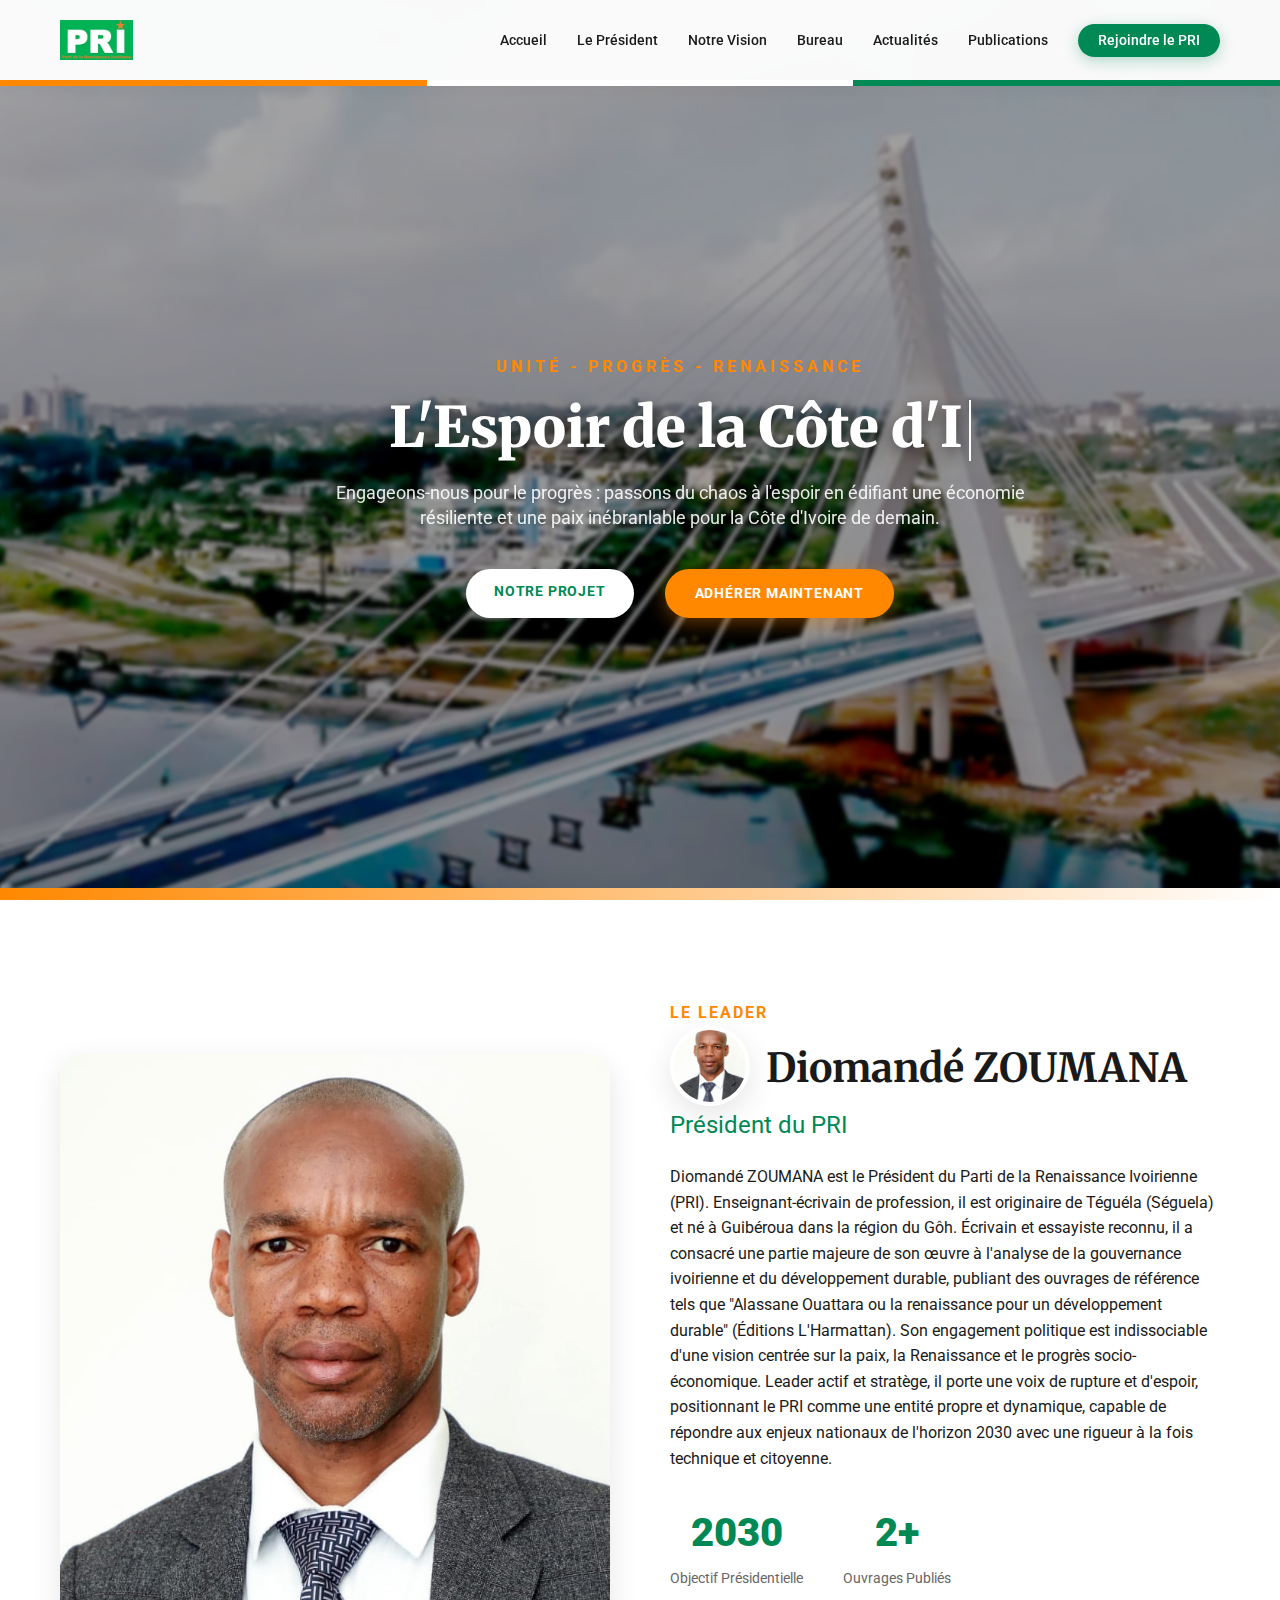
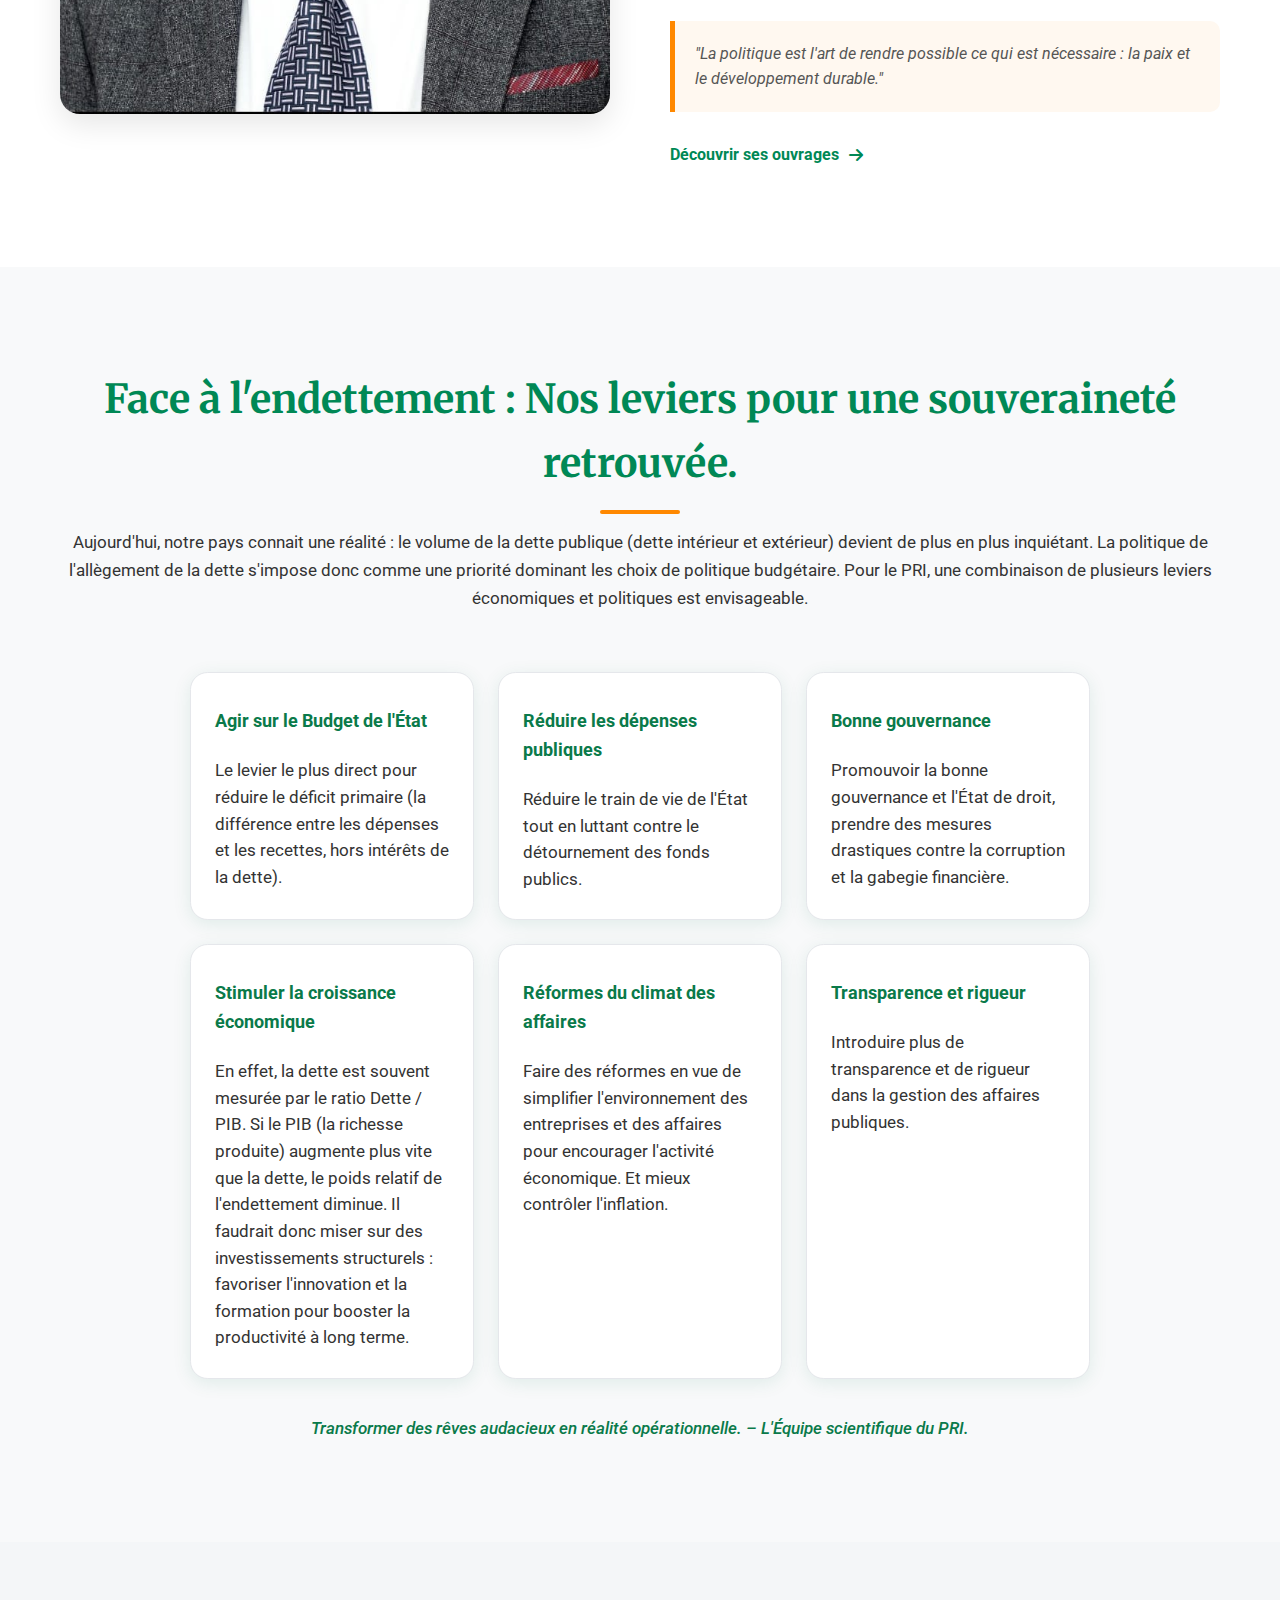
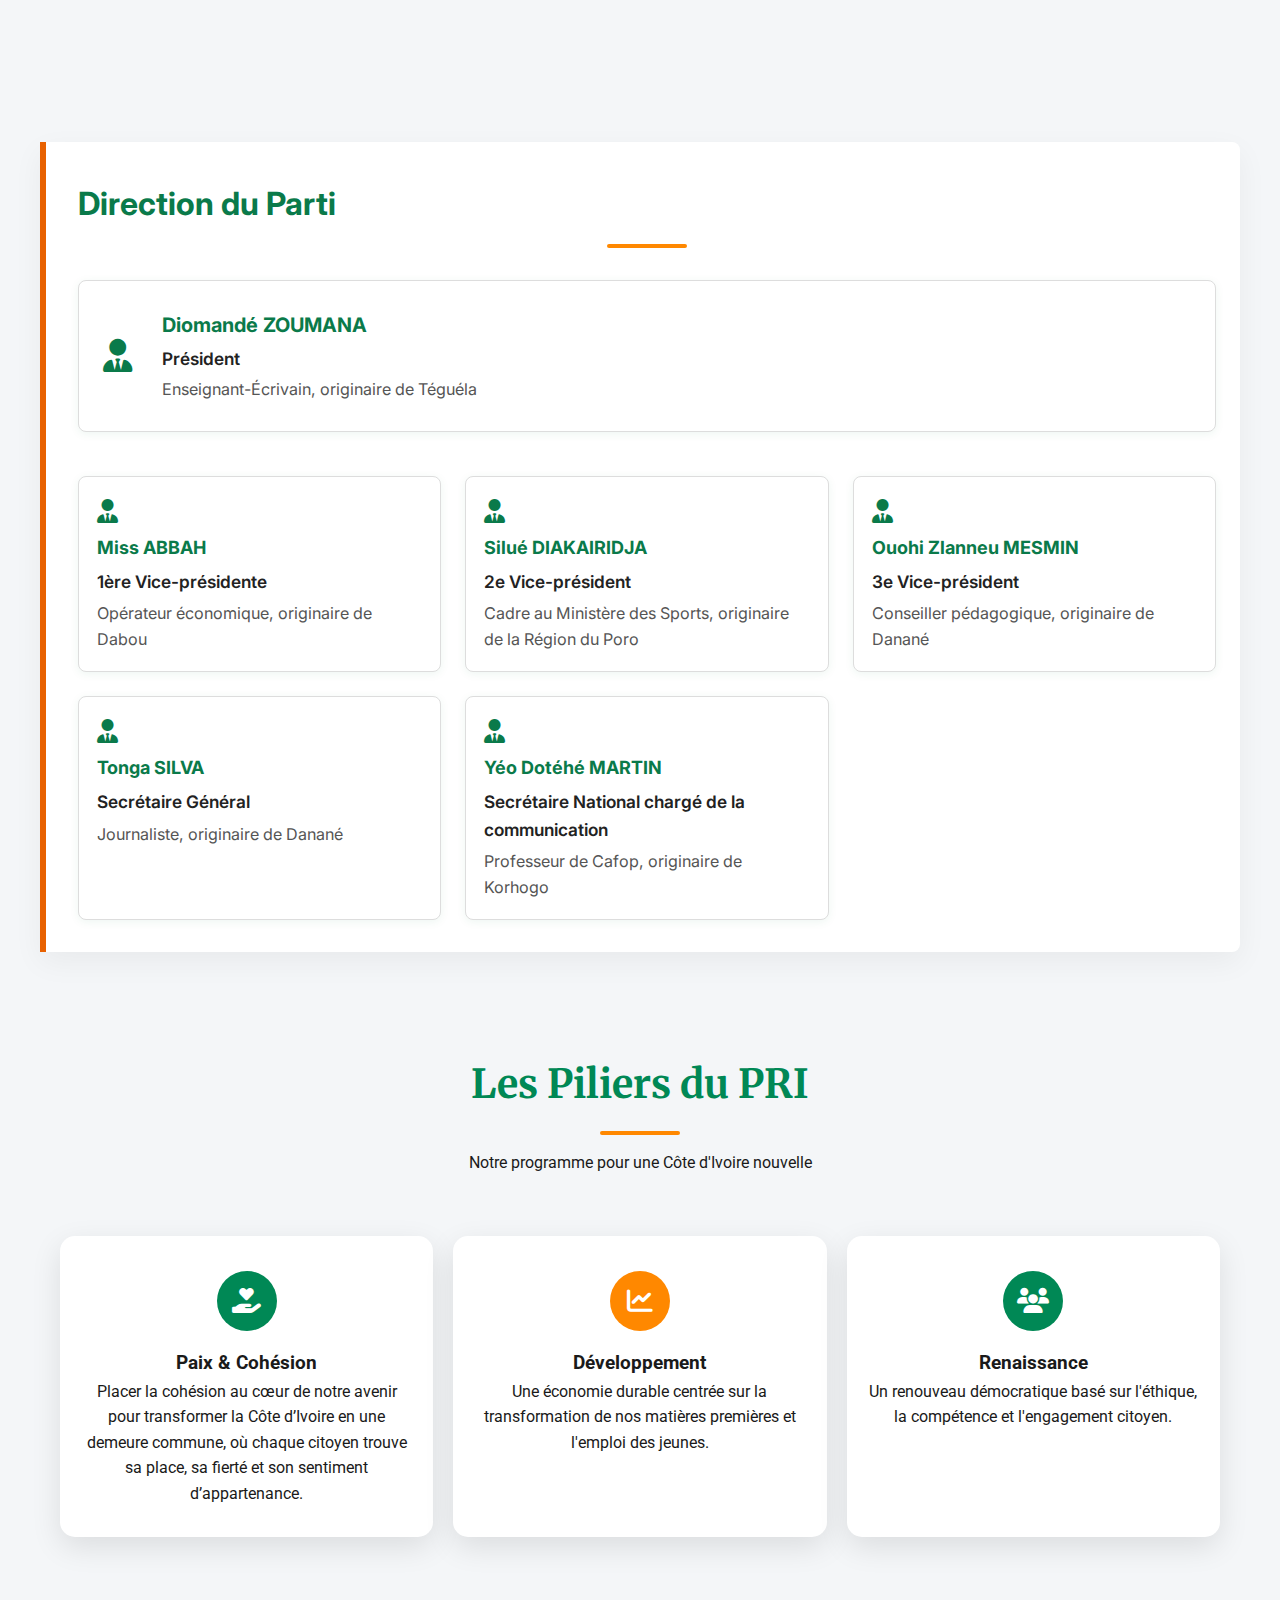
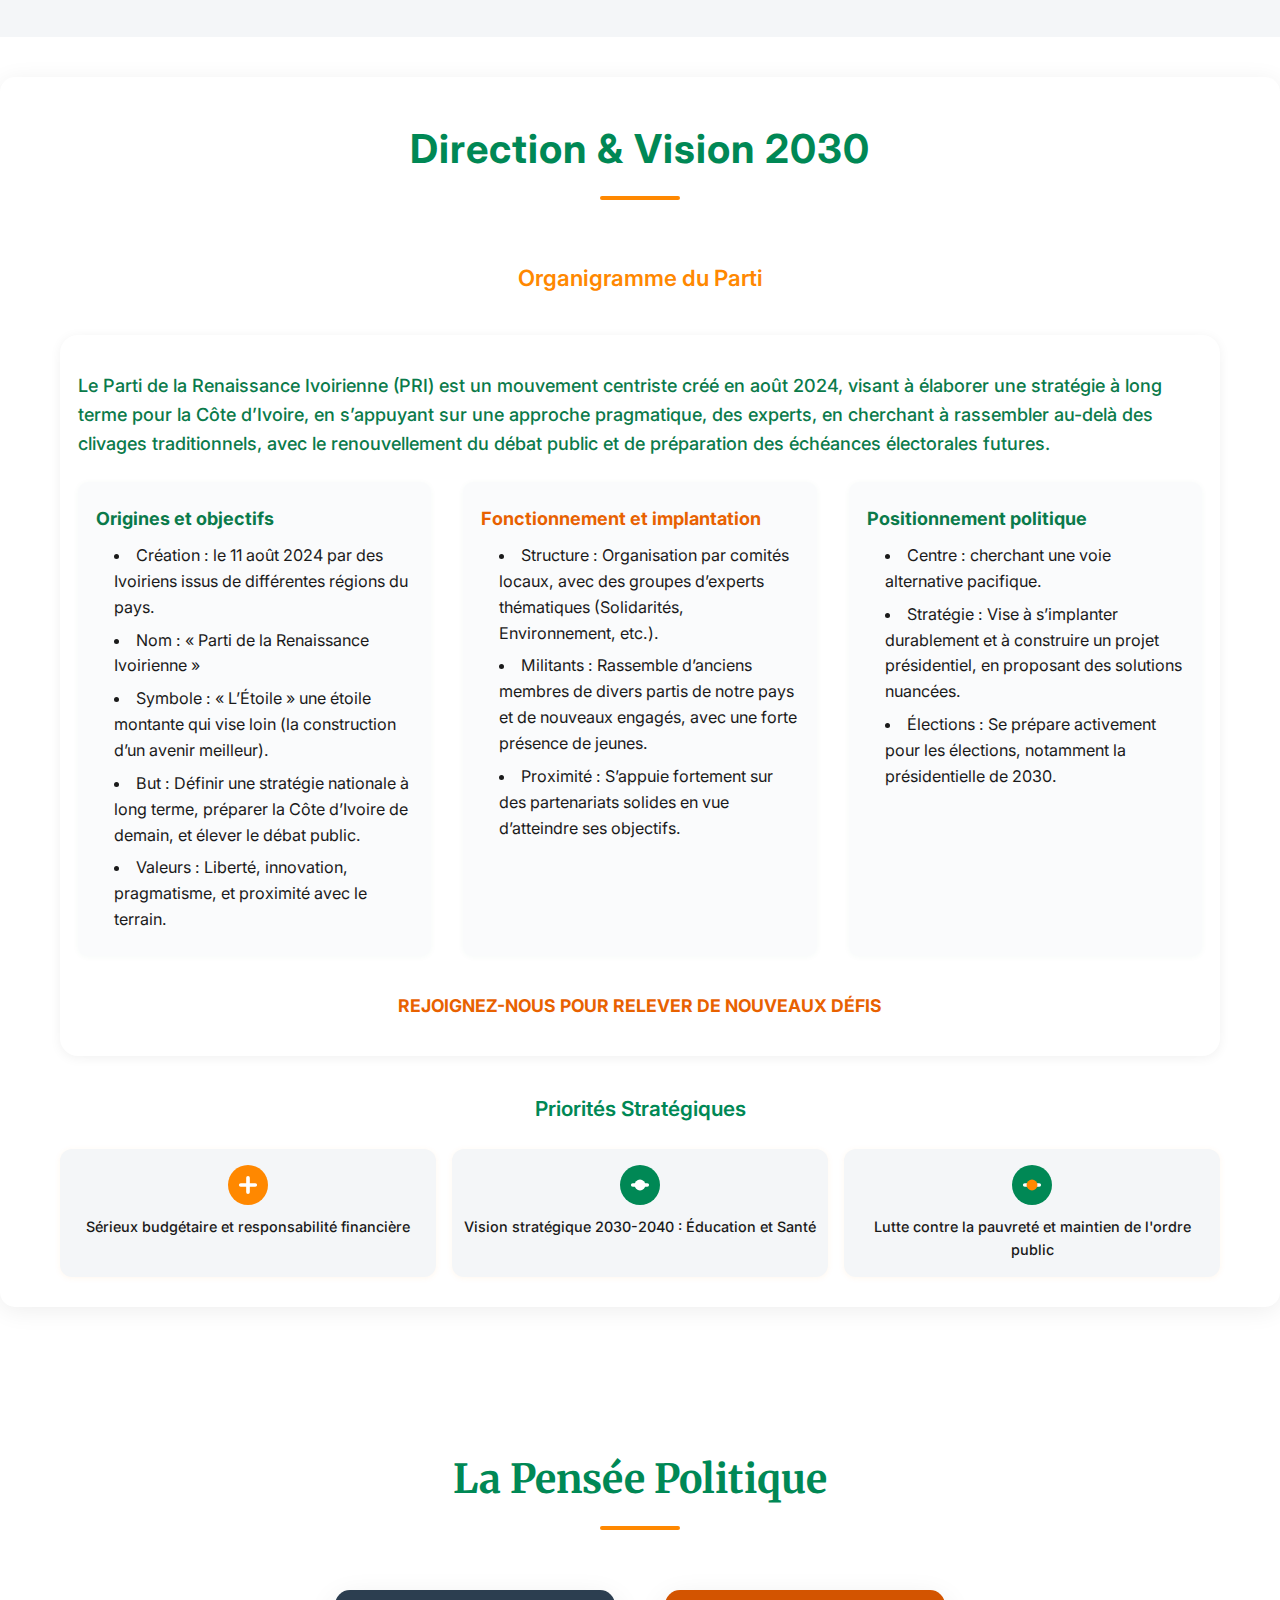
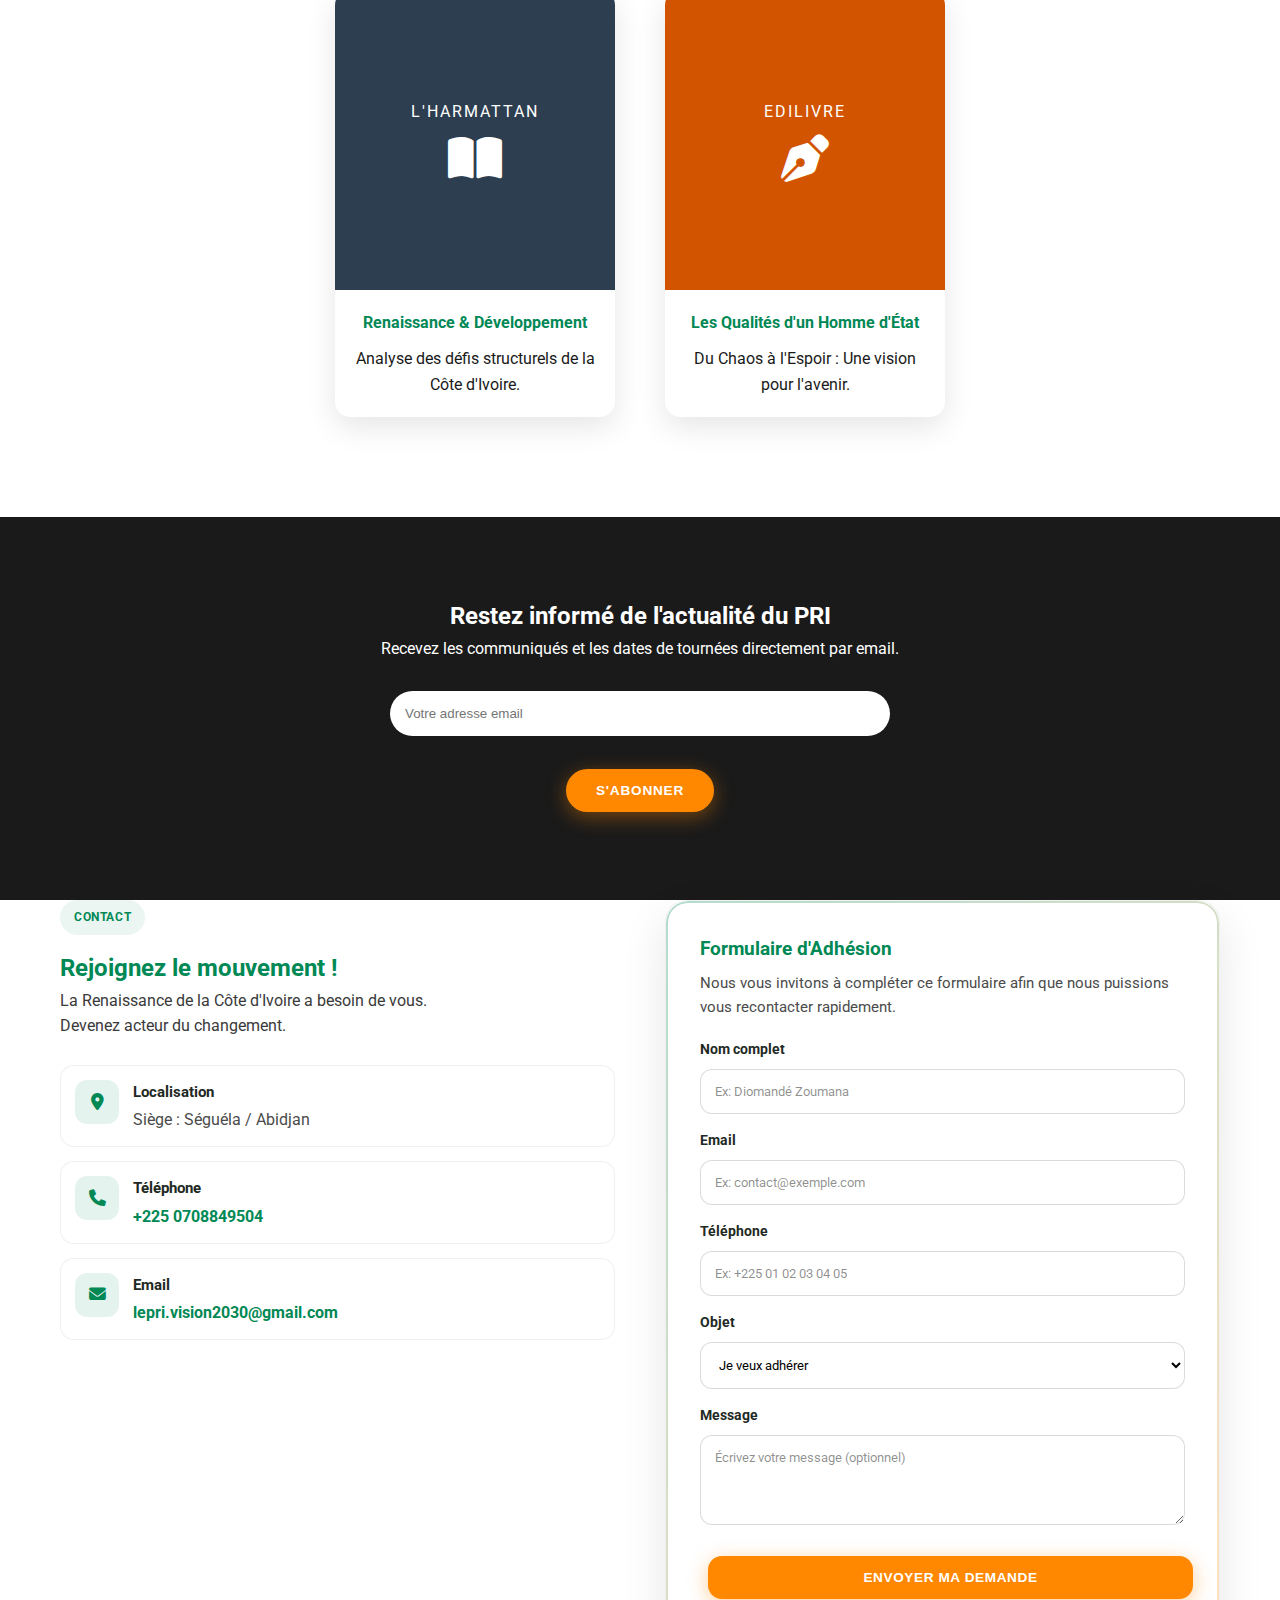
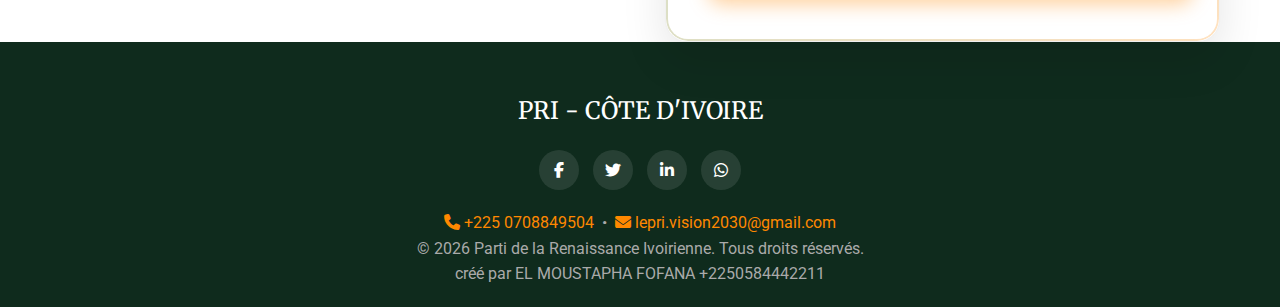
<file: index.html>
<!DOCTYPE html>
<html lang="fr">

<head>
    <meta charset="UTF-8">
    <meta name="viewport" content="width=device-width, initial-scale=1.0">
    <meta name="description"
        content="Site officiel du PRI - Parti de la Renaissance Ivoirienne présidé par Diomandé ZOUMANA.">
    <title>PRI - Renaissance Ivoirienne</title>
    <link rel="shortcut icon" href="IMAGE/LOGO.jpeg" type="image/x-icon">
     <link rel =canonical href = "https://www.pri-ci.com/" />
    <meta name="keywords"
        content="PRI, Parti de la Renaissance Ivoirienne, Diomandé ZOUMANA, politique Côte d'Ivoire, élection 2030, développement durable, paix, démocratie, publications politiques">
    <meta name="author" content="EL MOUSTAPHA FOFANA">
    <meta property="og:title" content="PRI - Renaissance Ivoirienne">
    <meta property="og:description"
        content="Rejoignez le Parti de la Renaissance Ivoirienne(PRI). Paix, développement durable et renaissance démocratique pour la Côte d'Ivoire.">
    <meta property="og:image" content="IMAGE/LOGO.jpeg">
    <meta property="og:type" content="website">
    <link rel="stylesheet" href="style.css">
    <meta name="google-site-verification" content="tFvDZXht9moItlQESSD9QZ4ToBSHecoLlrLCKv3PTzQ" />
    <link
        href="https://fonts.googleapis.com/css2?family=Merriweather:wght@300;700;900&family=Roboto:wght@300;400;500;700&family=Special+Elite&display=swap"
        rel="stylesheet">
        <!-- Import police Inter pour toute la page (mobile nav exige une police moderne) -->
        <link href="https://fonts.googleapis.com/css2?family=Inter:wght@300;400;500;600;700&display=swap" rel="stylesheet">
        <!-- mêmes fontes que la page principale (dégradé de secours) -->
        <link href="https://fonts.googleapis.com/css2?family=Merriweather:wght@300;700;900&family=Roboto:wght@300;400;500;700&family=Special+Elite&display=swap" rel="stylesheet">
    
    <link rel="stylesheet" href="https://cdnjs.cloudflare.com/ajax/libs/font-awesome/6.4.0/css/all.min.css">
</head>

<body>

    <!-- overlay de chargement réutilisable globalement -->
    <div id="loader-overlay">
        <div class="spinner" aria-label="Chargement en cours"></div>
    </div>

    <button id="backToTop" type="button" class="scroll-top" aria-label="Retour en haut"><i
            class="fas fa-arrow-up"></i></button>

    <header class="header">
        <div class="container nav-container">
            <a href="#" class="logo">
                <img src="IMAGE/LOGO.jpeg" alt="PRI - logo" class="header-logo-image">
            </a>
            <div class="hamburger">
                <div class="line"></div>
                <div class="line"></div>
                <div class="line"></div>
            </div>
            <nav class="navbar">
                <ul class="nav-links">
                    <li><a href="#accueil" class="active">Accueil</a></li>
                    <li><a href="#president">Le Président</a></li>
                    <li><a href="#notre-vision">Notre Vision</a></li>
                    <li><a href="#direction-parti">Bureau</a></li>
                    <li><a href="actualites.html">Actualités</a></li>
                    <li><a href="#oeuvres">Publications</a></li>
                    <li><a href="#contact" class="btn-nav">Rejoindre le PRI</a></li>
                </ul>
            </nav>
            <!-- Drawer backdrop + side drawer (mobile) -->
            <div id="drawerBackdrop" class="drawer-backdrop" aria-hidden="true"></div>
            <aside id="sideDrawer" class="side-drawer" aria-hidden="true">
                <button id="drawerClose" class="drawer-close" aria-label="Fermer le menu">×</button>
                <div class="drawer-tricolor">
                    <span class="bg-orange"></span>
                    <span class="bg-white"></span>
                    <span class="bg-green"></span>
                </div>
                <nav class="drawer-nav">
                    <ul>
                        <li><a href="index.html">Accueil</a></li>
                        <li><a href="index.html#president">Le Président</a></li>
                        <li><a href="index.html#notre-vision">Notre Vision</a></li>
                        <li><a href="index.html#direction-parti">Bureau</a></li>
                        <li><a href="actualites.html">Actualités</a></li>
                        <li><a href="index.html#oeuvres">Publications</a></li>
                        <li><a href="index.html#contact" class="drawer-cta">Rejoindre le PRI</a></li>
                    </ul>
                </nav>
            </aside>
        </div>
        <div class="tricolor-line">
            <span class="bg-orange"></span>
            <span class="bg-white"></span>
            <span class="bg-green"></span>
        </div>
    </header>

    <section id="accueil" class="hero">
        <div class="hero-overlay"></div>
        <div class="hero-bubbles">
            <div class="bubble" style="left: 10%; width: 60px; height: 60px; animation-delay: 0s;"></div>
            <div class="bubble" style="left: 25%; width: 40px; height: 40px; animation-delay: 2s;"></div>
            <div class="bubble" style="left: 40%; width: 80px; height: 80px; animation-delay: 4s;"></div>
            <div class="bubble" style="left: 60%; width: 50px; height: 50px; animation-delay: 1s;"></div>
            <div class="bubble" style="left: 75%; width: 70px; height: 70px; animation-delay: 3s;"></div>
            <div class="bubble" style="left: 90%; width: 40px; height: 40px; animation-delay: 5s;"></div>
        </div>
        <div class="container hero-content">
            <span class="tagline reveal-text">Unité - Progrès - Renaissance</span>
            <h1 id="heroHeading" class="reveal-text delay-1 typewriter-font"><span id="heroType" class="typewriter"
                    aria-live="polite"></span></h1>
            <p class="reveal-text delay-2">Engageons-nous pour le progrès : passons du chaos à l'espoir en édifiant une
                économie résiliente et une paix inébranlable pour la Côte d'Ivoire de demain.</p>
            <div class="hero-buttons reveal-text delay-3">
                <a href="#vision" class="btn btn-primary">Notre Projet</a>
                <a href="#contact" class="btn btn-orange pulse-effect">Adhérer Maintenant</a>
            </div>
        </div>
    </section>

    <section id="president" class="section">
        <div class="container president-grid">
            <div class="president-img reveal-left">
                <div class="img-frame">
                    <img src="IMAGE/PRESIDENT.jpeg" alt="Diomandé ZOUMANA">
                    <div class="frame-decoration"></div>
                </div>
            </div>
            <div class="president-info reveal-right">
                <h4 class="sub-title">Le Leader</h4>
                <div class="president-name">
                    <img class="president-avatar" src="IMAGE/PRESIDENT.jpeg" alt="Diomandé ZOUMANA">
                    <h2><a href="https://www.linkedin.com/in/diomand%C3%A9-zoumana-9708483b1" target="_blank"
                            rel="noopener noreferrer" aria-label="Diomandé ZOUMANA sur LinkedIn"
                            style="color: inherit; text-decoration: none;">Diomandé ZOUMANA</a></h2>
                </div>
                <h3 class="text-green">Président du PRI</h3>
                <p>Diomandé ZOUMANA est le Président du Parti de la Renaissance Ivoirienne (PRI). Enseignant-écrivain de
                    profession, il est originaire de Téguéla (Séguela) et né à Guibéroua dans la région du Gôh. Écrivain
                    et essayiste reconnu, il a consacré une partie majeure de son œuvre à l'analyse de la gouvernance
                    ivoirienne et du développement durable, publiant des ouvrages de référence tels que "Alassane
                    Ouattara ou la renaissance pour un développement durable" (Éditions L'Harmattan). Son engagement
                    politique est indissociable d'une vision centrée sur la paix, la Renaissance et le progrès
                    socio-économique. Leader actif et stratège, il porte une voix de rupture et d'espoir, positionnant
                    le PRI comme une entité propre et dynamique, capable de répondre aux enjeux nationaux de l'horizon
                    2030 avec une rigueur à la fois technique et citoyenne.</p>

                <div class="stats-box">
                    <div class="stat">
                        <span class="number">2030</span>
                        <span class="label">Objectif Présidentielle</span>
                    </div>
                    <div class="stat">
                        <span class="number">2+</span>
                        <span class="label">Ouvrages Publiés</span>
                    </div>
                </div>

                <blockquote class="citation">
                    "La politique est l'art de rendre possible ce qui est nécessaire : la paix et le développement
                    durable."
                </blockquote>

                <a href="#oeuvres" class="link-arrow">Découvrir ses ouvrages <i class="fas fa-arrow-right"></i></a>
            </div>
        </div>
    </section>

    <!-- SECTION DISCOURS PRI ENDETTEMENT  -->
    <section id="notre-vision" class="section discours-section">
        <div class="container">
            <div class="section-header reveal-bottom">
                <h2 class="text-green">Face à l'endettement : Nos leviers pour une souveraineté retrouvée.</h2>
                <div class="divider"><span></span></div>
                <p class="discours-intro">Aujourd'hui, notre pays connait une réalité : le volume de la dette publique
                    (dette intérieur et extérieur) devient de plus en plus inquiétant. La politique de l'allègement de
                    la dette s'impose donc comme une priorité dominant les choix de politique budgétaire. Pour le PRI,
                    une combinaison de plusieurs leviers économiques et politiques est envisageable.</p>
            </div>
            <div class="discours-leviers-grid refonte-leviers-grid">
                <div class="refonte-levier-card">
                    <strong>Agir sur le Budget de l'État</strong>
                    <p>Le levier le plus direct pour réduire le déficit primaire (la différence entre les dépenses et
                        les recettes, hors intérêts de la dette).</p>
                </div>
                <div class="refonte-levier-card">
                    <strong>Réduire les dépenses publiques</strong>
                    <p>Réduire le train de vie de l'État tout en luttant contre le détournement des fonds publics.</p>
                </div>
                <div class="refonte-levier-card">
                    <strong>Bonne gouvernance</strong>
                    <p>Promouvoir la bonne gouvernance et l'État de droit, prendre des mesures drastiques contre la
                        corruption et la gabegie financière.</p>
                </div>
                <div class="refonte-levier-card">
                    <strong>Stimuler la croissance économique</strong>
                    <p>En effet, la dette est souvent mesurée par le ratio Dette / PIB. Si le PIB (la richesse produite)
                        augmente plus vite que la dette, le poids relatif de l'endettement diminue. Il faudrait donc
                        miser sur des investissements structurels : favoriser l'innovation et la formation pour booster
                        la productivité à long terme.</p>
                </div>
                <div class="refonte-levier-card">
                    <strong>Réformes du climat des affaires</strong>
                    <p>Faire des réformes en vue de simplifier l'environnement des entreprises et des affaires pour
                        encourager l'activité économique. Et mieux contrôler l'inflation.</p>
                </div>
                <div class="refonte-levier-card">
                    <strong>Transparence et rigueur</strong>
                    <p>Introduire plus de transparence et de rigueur dans la gestion des affaires publiques.</p>
                </div>
            </div>
            <div class="discours-signature refonte-signature">
                Transformer des rêves audacieux en réalité opérationnelle. – L'Équipe scientifique du PRI.
            </div>
        </div>
    </section>



    <section id="vision" class="section bg-light">
        <!-- SECTION DIRECTION DU PARTI -->
        <section id="direction-parti" class="section direction-parti-section">
            <div class="direction-parti-container">
                <div class="direction-parti-header">
                    <h2 class="direction-parti-title">Direction du Parti</h2>
                    <div class="divider"><span></span></div>
                </div>
                <div class="direction-parti-grid">
                    <div class="direction-parti-president-card">
                        <span class="direction-parti-icon"><i class="fas fa-user-tie"></i></span>
                        <div class="direction-parti-president-info">
                            <span class="direction-parti-name">Diomandé ZOUMANA</span>
                            <span class="direction-parti-role">Président</span>
                            <span class="direction-parti-desc">Enseignant-Écrivain, originaire de Téguéla</span>
                        </div>
                    </div>
                    <div class="direction-parti-members-grid">
                        <div class="direction-parti-card">
                            <span class="direction-parti-icon"><i class="fas fa-user-tie"></i></span>
                            <span class="direction-parti-name">Miss ABBAH</span>
                            <span class="direction-parti-role">1ère Vice-présidente</span>
                            <span class="direction-parti-desc">Opérateur économique, originaire de Dabou</span>
                        </div>
                        <div class="direction-parti-card">
                            <span class="direction-parti-icon"><i class="fas fa-user-tie"></i></span>
                            <span class="direction-parti-name">Silué DIAKAIRIDJA</span>
                            <span class="direction-parti-role">2e Vice-président</span>
                            <span class="direction-parti-desc">Cadre au Ministère des Sports, originaire de la Région du
                                Poro</span>
                        </div>
                        <div class="direction-parti-card">
                            <span class="direction-parti-icon"><i class="fas fa-user-tie"></i></span>
                            <span class="direction-parti-name">Ouohi Zlanneu MESMIN</span>
                            <span class="direction-parti-role">3e Vice-président</span>
                            <span class="direction-parti-desc">Conseiller pédagogique, originaire de Danané</span>
                        </div>
                        <div class="direction-parti-card">
                            <span class="direction-parti-icon"><i class="fas fa-user-tie"></i></span>
                            <span class="direction-parti-name">Tonga SILVA</span>
                            <span class="direction-parti-role">Secrétaire Général</span>
                            <span class="direction-parti-desc">Journaliste, originaire de Danané</span>
                        </div>
                        <div class="direction-parti-card">
                            <span class="direction-parti-icon"><i class="fas fa-user-tie"></i></span>
                            <span class="direction-parti-name">Yéo Dotéhé MARTIN</span>
                            <span class="direction-parti-role">Secrétaire National chargé de la communication</span>
                            <span class="direction-parti-desc">Professeur de Cafop, originaire de Korhogo</span>
                        </div>
                    </div>
                </div>
            </div>
        </section>
        <div class="container">
            <div class="section-header reveal-bottom">
                <h2>Les Piliers du PRI</h2>
                <div class="divider"><span></span></div>
                <p>Notre programme pour une Côte d'Ivoire nouvelle</p>
            </div>
            <div class="cards-grid">
                <div class="card reveal-bottom delay-1">
                    <div class="icon-box bg-green"><i class="fas fa-hand-holding-heart"></i></div>
                    <h3>Paix & Cohésion</h3>
                    <p>Placer la cohésion au cœur de notre avenir pour transformer la Côte d’Ivoire en une demeure
                        commune, où chaque citoyen trouve sa place, sa fierté et son sentiment d’appartenance.</p>
                </div>
                <div class="card reveal-bottom delay-2">
                    <div class="icon-box bg-orange"><i class="fas fa-chart-line"></i></div>
                    <h3>Développement</h3>
                    <p>Une économie durable centrée sur la transformation de nos matières premières et l'emploi des
                        jeunes.</p>
                </div>
                <div class="card reveal-bottom delay-3">
                    <div class="icon-box bg-green"><i class="fas fa-users"></i></div>
                    <h3>Renaissance</h3>
                    <p>Un renouveau démocratique basé sur l'éthique, la compétence et l'engagement citoyen.</p>
                </div>
            </div>
        </div>
    </section>

    <!-- SECTION DIRECTION & VISION 2030 -->

    <section id="direction-vision" class="section">
        <div class="container">
            <div class="section-header reveal-bottom">
                <h2 class="text-green">Direction & Vision 2030</h2>
                <div class="divider"><span></span></div>
            </div>
            <!-- Organigramme -->
            <div class="org-section">
                <h3 class="org-title">Organigramme du Parti</h3>
                <div class="about-pri-section">
                    <div class="about-pri-content">
                        <div class="about-pri-intro"
                            style="margin-bottom:24px;font-size:1.13rem;color:#0A7A4A;font-weight:500;">
                            Le Parti de la Renaissance Ivoirienne (PRI) est un mouvement centriste créé en août 2024,
                            visant à élaborer une stratégie à long terme pour la Côte d’Ivoire, en s’appuyant sur une
                            approche pragmatique, des experts, en cherchant à rassembler au-delà des clivages
                            traditionnels, avec le renouvellement du débat public et de préparation des échéances
                            électorales futures.
                        </div>
                        <div class="about-pri-blocs">
                            <div class="about-pri-bloc">
                                <h3 style="color:#0A7A4A;">Origines et objectifs</h3>
                                <ul>
                                    <li>Création : le 11 août 2024 par des Ivoiriens issus de différentes régions du
                                        pays.</li>
                                    <li>Nom : « Parti de la Renaissance Ivoirienne »</li>
                                    <li>Symbole : « L’Étoile » une étoile montante qui vise loin (la construction d’un
                                        avenir meilleur).</li>
                                    <li>But : Définir une stratégie nationale à long terme, préparer la Côte d’Ivoire de
                                        demain, et élever le débat public.</li>
                                    <li>Valeurs : Liberté, innovation, pragmatisme, et proximité avec le terrain.</li>
                                </ul>
                            </div>
                            <div class="about-pri-bloc">
                                <h3 style="color:#E86100;">Fonctionnement et implantation</h3>
                                <ul>
                                    <li>Structure : Organisation par comités locaux, avec des groupes d’experts
                                        thématiques (Solidarités, Environnement, etc.).</li>
                                    <li>Militants : Rassemble d’anciens membres de divers partis de notre pays et de
                                        nouveaux engagés, avec une forte présence de jeunes.</li>
                                    <li>Proximité : S’appuie fortement sur des partenariats solides en vue d’atteindre
                                        ses objectifs.</li>
                                </ul>
                            </div>
                            <div class="about-pri-bloc">
                                <h3 style="color:#0A7A4A;">Positionnement politique</h3>
                                <ul>
                                    <li>Centre : cherchant une voie alternative pacifique.</li>
                                    <li>Stratégie : Vise à s’implanter durablement et à construire un projet
                                        présidentiel, en proposant des solutions nuancées.</li>
                                    <li>Élections : Se prépare activement pour les élections, notamment la
                                        présidentielle de 2030.</li>
                                </ul>
                            </div>
                        </div>
                        <div class="about-pri-footer" style="margin-top:18px;text-align:center;">
                            <span style="color:#E86100;font-weight:700;font-size:1.1rem;">REJOIGNEZ-NOUS POUR RELEVER DE
                                NOUVEAUX DÉFIS</span>
                        </div>
                    </div>
                </div>
            </div>
            <!-- Priorités Stratégiques -->
            <div class="priorites-section">
                <h3 class="priorites-title">Priorités Stratégiques</h3>
                <ul class="priorites-list">
                    <li><span class="priorite-icon" aria-label="Budget"><svg width="22" height="22" fill="none"
                                viewBox="0 0 22 22">
                                <circle cx="11" cy="11" r="11" fill="#FF8800" />
                                <path d="M7 11h8M11 7v8" stroke="#fff" stroke-width="2" stroke-linecap="round" />
                            </svg></span>Sérieux budgétaire et responsabilité financière</li>
                    <li><span class="priorite-icon" aria-label="Vision"><svg width="22" height="22" fill="none"
                                viewBox="0 0 22 22">
                                <circle cx="11" cy="11" r="11" fill="#008855" />
                                <path d="M7 11h8" stroke="#fff" stroke-width="2" stroke-linecap="round" />
                                <circle cx="11" cy="11" r="3" fill="#fff" />
                            </svg></span>Vision stratégique 2030-2040 : Éducation et Santé</li>
                    <li><span class="priorite-icon" aria-label="Sécurité"><svg width="22" height="22" fill="none"
                                viewBox="0 0 22 22">
                                <circle cx="11" cy="11" r="11" fill="#008855" />
                                <path d="M7 11h8" stroke="#fff" stroke-width="2" stroke-linecap="round" />
                                <rect x="8" y="8" width="6" height="6" rx="3" fill="#FF8800" />
                            </svg></span>Lutte contre la pauvreté et maintien de l'ordre public</li>
                </ul>
            </div>
        </div>
    </section>

    <section id="oeuvres" class="section">
        <div class="container">
            <div class="section-header reveal-bottom">
                <h2>La Pensée Politique</h2>
                <div class="divider"><span></span></div>
            </div>
            <div class="books-container">
                <div class="book-card reveal-left">
                    <div class="book-cover">
                        <span>L'Harmattan</span>
                        <i class="fas fa-book-open"></i>
                    </div>
                    <div class="book-info">
                        <h4>Renaissance & Développement</h4>
                        <p>Analyse des défis structurels de la Côte d'Ivoire.</p>
                    </div>
                </div>
                <div class="book-card reveal-right">
                    <div class="book-cover orange-cover">
                        <span>Edilivre</span>
                        <i class="fas fa-pen-nib"></i>
                    </div>
                    <div class="book-info">
                        <h4>Les Qualités d'un Homme d'État</h4>
                        <p>Du Chaos à l'Espoir : Une vision pour l'avenir.</p>
                    </div>
                </div>
            </div>
        </div>
    </section>

    <section class="newsletter-section">
        <div class="container reveal-bottom">
            <h2>Restez informé de l'actualité du PRI</h2>
            <p>Recevez les communiqués et les dates de tournées directement par email.</p>
            <form class="newsletter-form">
                <input type="email" placeholder="Votre adresse email" required>
                <button type="submit" class="btn btn-orange">S'abonner</button>
            </form>
        </div>
    </section>

    <section id="contact" class="cta-section contact-premium">
        <div class="container">
            <div class="contact-grid">
                <div class="contact-text reveal-left">
                    <div class="contact-kicker">Contact</div>
                    <h2>Rejoignez le mouvement !</h2>
                    <p>La Renaissance de la Côte d'Ivoire a besoin de vous. Devenez acteur du changement.</p>
                    <div class="contact-info">
                        <div class="contact-item">
                            <div class="contact-item-icon" aria-hidden="true"><i class="fa-solid fa-location-dot"></i>
                            </div>
                            <div class="contact-item-content">
                                <div class="contact-item-title">Localisation</div>
                                <div class="contact-item-value">Siège : Séguéla / Abidjan</div>
                            </div>
                        </div>
                        <div class="contact-item">
                            <div class="contact-item-icon" aria-hidden="true"><i class="fa-solid fa-phone"></i></div>
                            <div class="contact-item-content">
                                <div class="contact-item-title">Téléphone</div>
                                <div class="contact-item-value"><a href="tel:+2250708849504" class="contact-link">+225
                                        0708849504</a></div>
                            </div>
                        </div>
                        <div class="contact-item">
                            <div class="contact-item-icon" aria-hidden="true"><i class="fa-solid fa-envelope"></i></div>
                            <div class="contact-item-content">
                                <div class="contact-item-title">Email</div>
                                <div class="contact-item-value"><a href="mailto:lepri.vision2030@gmail.com"
                                        class="contact-link">lepri.vision2030@gmail.com</a></div>
                            </div>
                        </div>
                    </div>
                </div>
                <div class="contact-form-wrapper reveal-right">
                    <form id="contactForm" class="contact-form">
                        <div class="form-header">
                            <h3>Formulaire d'Adhésion</h3>
                            <p class="form-subtitle">Nous vous invitons à compléter ce formulaire afin que nous puissions vous recontacter rapidement.</p>

                        </div>

                        <div class="form-group">
                            <label for="user_name">Nom complet</label>
                            <input id="user_name" type="text" name="user_name" placeholder="Ex: Diomandé Zoumana"
                                autocomplete="name" required>
                        </div>
                        <div class="form-group">
                            <label for="user_email">Email</label>
                            <input id="user_email" type="email" name="user_email" placeholder="Ex: contact@exemple.com"
                                autocomplete="email" required>
                        </div>
                        <div class="form-group">
                            <label for="user_phone">Téléphone</label>
                            <input id="user_phone" type="tel" name="user_phone" placeholder="Ex: +225 01 02 03 04 05"
                                autocomplete="tel" required>
                        </div>
                        <div class="form-group">
                            <label for="contact_reason">Objet</label>
                            <select id="contact_reason" name="contact_reason" required>
                                <option value="adhesion">Je veux adhérer</option>
                                <option value="don">Je veux faire un don</option>
                                <option value="benevole">Je veux être bénévole</option>
                            </select>
                        </div>
                        <div class="form-group">
                            <label for="message">Message</label>
                            <textarea id="message" name="message" placeholder="Écrivez votre message (optionnel)"
                                rows="4"></textarea>
                        </div>
                        <div class="form-feedback" aria-live="polite"></div>
                        <button type="submit" id="contactSubmit" class="btn btn-full btn-orange">ENVOYER MA
                            DEMANDE</button>
                    </form>
                </div>
            </div>
        </div>
    </section>

    <footer>
        <div class="container footer-content">
            <div class="footer-logo">PRI - CÔTE D'IVOIRE</div>
            <div class="social-links">
                <a href="https://web.facebook.com/profile.php?id=61584098609512&amp;sk=directory_personal_details"
                    target="_blank" rel="noopener noreferrer" aria-label="Diomandé ZOUMANA sur Facebook"><i
                        class="fab fa-facebook-f"></i></a>
                <a href="#"><i class="fab fa-twitter"></i></a>
                <a href="https://www.linkedin.com/in/diomand%C3%A9-zoumana-9708483b1" target="_blank"
                    rel="noopener noreferrer" aria-label="Diomandé ZOUMANA sur LinkedIn"><i
                        class="fab fa-linkedin-in"></i></a>
                <a href="https://wa.me/2250708849504" target="_blank" rel="noopener noreferrer" aria-label="WhatsApp"><i
                        class="fab fa-whatsapp"></i></a>
            </div>
            <p class="footer-contacts"><a href="tel:+2250708849504" class="text-orange"><i class="fas fa-phone"></i> +225
                    0708849504</a> &nbsp;•&nbsp; <a href="mailto:lepri.vision2030@gmail.com" class="text-orange"><i
                        class="fas fa-envelope"></i> lepri.vision2030@gmail.com</a></p>
            <p>&copy; 2026 Parti de la Renaissance Ivoirienne. Tous droits réservés.</p>
            <span class="transparent-text">
                 <p>créé par EL MOUSTAPHA FOFANA +2250584442211</p>
            </span>
        </div>
    </footer>

    <!-- Modale profil (section Direction du Parti) -->
    <div id="direction-modal-overlay" class="direction-modal-overlay" aria-hidden="true">
        <div class="direction-modal" role="dialog" aria-labelledby="direction-modal-title">
            <p id="direction-modal-title"></p>
            <button type="button" class="direction-modal-close" id="direction-modal-close">Fermer</button>
        </div>
    </div>

    <!-- EmailJS SDK (utilisé pour envoi automatique depuis un site statique) -->
    <script type="text/javascript" src="https://cdn.emailjs.com/sdk/3.2.0/email.min.js"></script>
    <script src="script.js"></script>
</body>

</html>
</file>
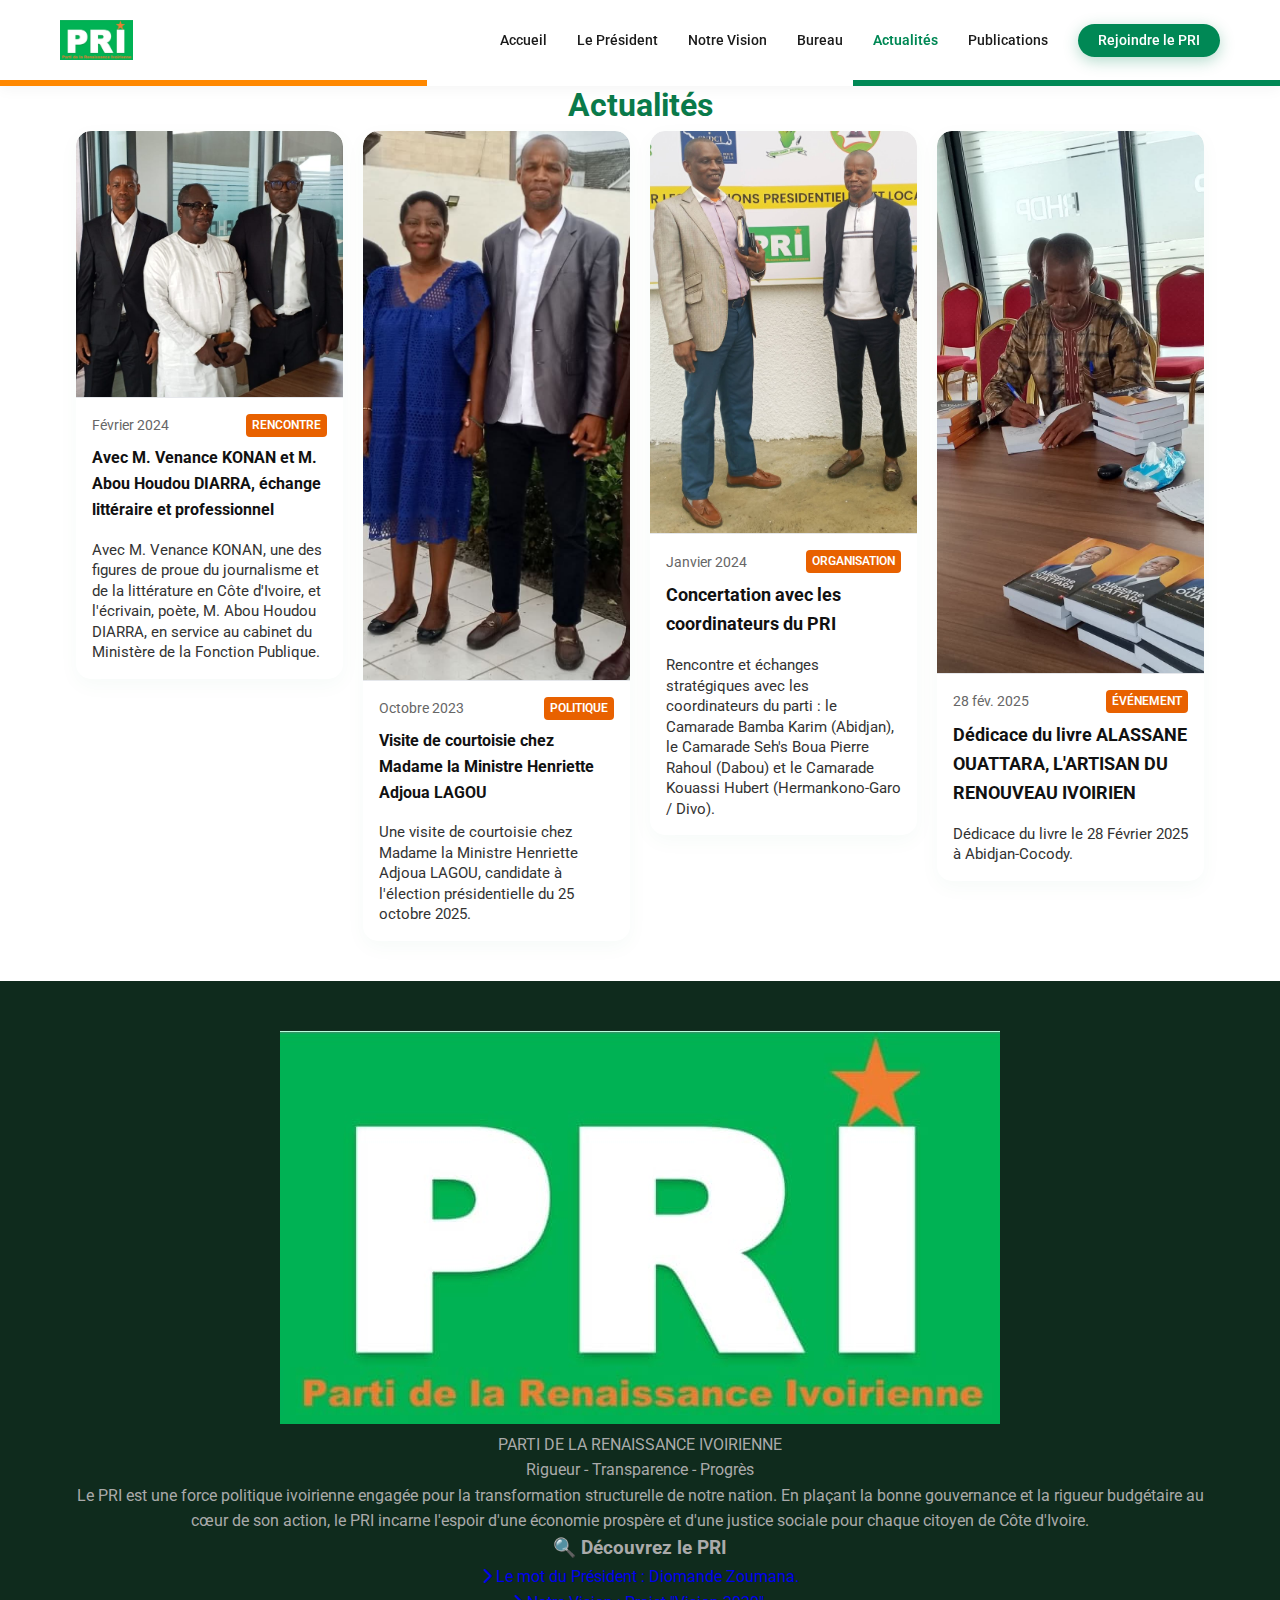
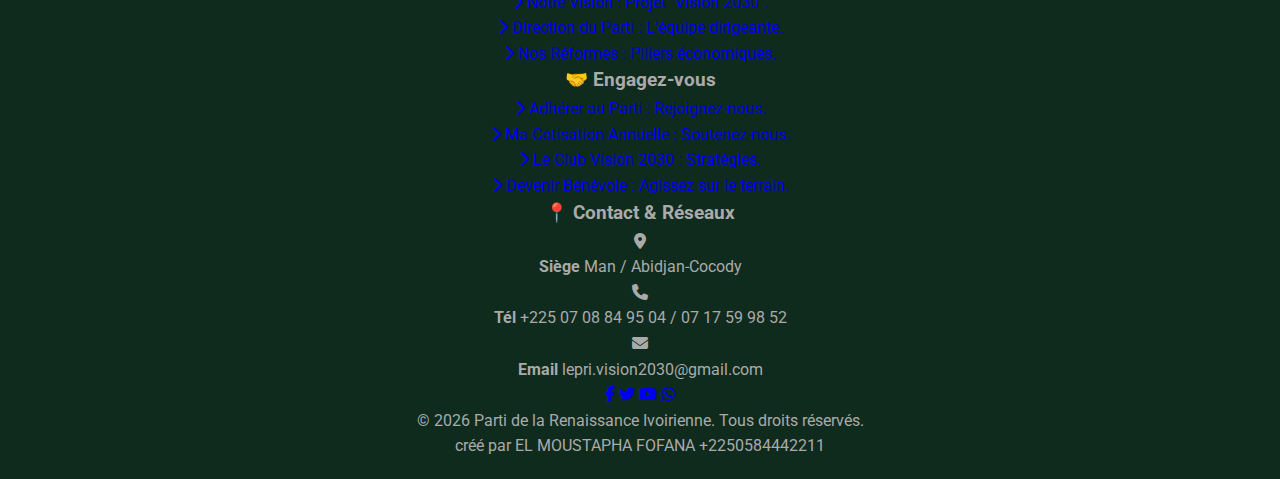
<file: actualites.html>
<!DOCTYPE html>
<html lang="fr">

<head>
    <meta charset="UTF-8">
    <meta name="viewport" content="width=device-width, initial-scale=1.0">
    <title>Actualités - PRI</title>
    <link rel="shortcut icon" href="IMAGE/LOGO.jpeg" type="image/x-icon">
    <link rel="stylesheet" href="style.css">
    <!-- Import police Inter pour toute la page (mobile nav exige une police moderne) -->
    <link href="https://fonts.googleapis.com/css2?family=Inter:wght@300;400;500;600;700&display=swap" rel="stylesheet">
    <!-- mêmes fontes que la page principale (dégradé de secours) -->
    <link
        href="https://fonts.googleapis.com/css2?family=Merriweather:wght@300;700;900&family=Roboto:wght@300;400;500;700&family=Special+Elite&display=swap"
        rel="stylesheet">
    <link rel="stylesheet" href="https://cdnjs.cloudflare.com/ajax/libs/font-awesome/6.4.0/css/all.min.css">
    <!-- styles spécifiques transférés dans style.css -->
</head>

<body>

    <!-- écran de chargement : il est retiré par le script après 1,5s -->
    <div id="loader-overlay">
        <div class="spinner" aria-label="Chargement en cours"></div>
    </div>

    <!-- même header/nav que sur la page d'accueil -->
    <button id="backToTop" type="button" class="scroll-top" aria-label="Retour en haut"><i
            class="fas fa-arrow-up"></i></button>

    <header class="header">
        <div class="container nav-container">
            <a href="index.html" class="logo">
                <img src="IMAGE/LOGO.jpeg" alt="PRI - logo" class="header-logo-image">
            </a>
            <div class="hamburger">
                <div class="line"></div>
                <div class="line"></div>
                <div class="line"></div>
            </div>
            <nav class="navbar">
                <ul class="nav-links">
                    <li><a href="index.html">Accueil</a></li>
                    <li><a href="index.html#president">Le Président</a></li>
                    <li><a href="index.html#notre-vision">Notre Vision</a></li>
                    <li><a href="index.html#direction-parti">Bureau</a></li>
                    <li><a href="actualites.html" class="active">Actualités</a></li>
                    <li><a href="index.html#oeuvres">Publications</a></li>
                    <li><a href="index.html#contact" class="btn-nav">Rejoindre le PRI</a></li>
                </ul>
            </nav>
            <!-- Drawer backdrop + side drawer (mobile) -->
            <div id="drawerBackdrop" class="drawer-backdrop" aria-hidden="true"></div>
            <aside id="sideDrawer" class="side-drawer" aria-hidden="true">
                <button id="drawerClose" class="drawer-close" aria-label="Fermer le menu">×</button>
                <div class="drawer-tricolor">
                    <span class="bg-orange"></span>
                    <span class="bg-white"></span>
                    <span class="bg-green"></span>
                </div>
                <nav class="drawer-nav">
                    <ul>
                        <li><a href="index.html">Accueil</a></li>
                        <li><a href="index.html#president">Le Président</a></li>
                        <li><a href="index.html#notre-vision">Notre Vision</a></li>
                        <li><a href="index.html#direction-parti">Bureau</a></li>
                        <li><a href="actualites.html">Actualités</a></li>
                        <li><a href="index.html#oeuvres">Publications</a></li>
                        <li><a href="index.html#contact" class="drawer-cta">Rejoindre le PRI</a></li>
                    </ul>
                </nav>
            </aside>
        </div>
        <div class="tricolor-line">
            <span class="bg-orange"></span>
            <span class="bg-white"></span>
            <span class="bg-green"></span>
        </div>
    </header>

    <!-- contenu spécifique Actualités -->
    <section class="news-section">
        <div class="container">
            <h1 class="section-title" style="text-align:center; color:#0A7A4A;">Actualités</h1>
            <div class="news-grid">
                <!-- (Les 3 premières cartes ont été supprimées à la demande) -->
                <!-- CARTE AJOUTÉE : Rencontre Littérature (IM1) -->
                <!-- Remplace IMAGE/IM1.jpg par le fichier réel dans votre dossier IMAGE -->
                <div class="news-card small">
                    <!-- Image réelle placée dans le dossier 'IMAGE ACT' -->
                    <img src="IMAGE%20ACT/IM1.jpeg" alt="V. Konan, Abou Houdou Diarra et invité en costume">
                    <div class="news-content">
                        <div class="news-meta">
                            <span class="news-date">Février 2024</span>
                            <span class="news-badge">Rencontre</span>
                        </div>
                        <!-- Texte de l'actualité : modifiable directement ici -->
                        <h3 class="news-title">Avec M. Venance KONAN et M. Abou Houdou DIARRA, échange littéraire et
                            professionnel</h3>
                        <!-- résumé/description courte (facultatif) -->
                        <p style="margin:8px 0 0;color:#333;font-size:0.95rem;line-height:1.35">Avec M. Venance KONAN,
                            une des figures de proue du journalisme et de la littérature en Côte d'Ivoire, et
                            l'écrivain, poète, M. Abou Houdou DIARRA, en service au cabinet du Ministère de la Fonction
                            Publique.</p>
                    </div>
                </div>

                <!-- CARTE AJOUTÉE : Visite protocolaire (IM2) -->
                <!-- Remplace IMAGE/IM2.jpg par le fichier réel dans votre dossier IMAGE -->
                <div class="news-card small">
                    <!-- Image réelle placée dans le dossier 'IMAGE ACT' -->
                    <img src="IMAGE%20ACT/IM2.jpeg" alt="Madame la Ministre Henriette Adjoua Lagou en robe bleue">
                    <div class="news-content">
                        <div class="news-meta">
                            <span class="news-date">Octobre 2023</span>
                            <span class="news-badge">Politique</span>
                        </div>
                        <!-- Texte de l'actualité : modifiable directement ici -->
                        <h3 class="news-title">Visite de courtoisie chez Madame la Ministre Henriette Adjoua LAGOU</h3>
                        <p style="margin:8px 0 0;color:#333;font-size:0.95rem;line-height:1.35">Une visite de courtoisie
                            chez Madame la Ministre Henriette Adjoua LAGOU, candidate à l'élection présidentielle du 25
                            octobre 2025.</p>
                    </div>
                </div>

                <!-- CARTE AJOUTÉE : Concertation coordinateurs (IM3) -->
                <div class="news-card">
                    <img src="IMAGE%20ACT/IM3.jpeg" alt="Coordinateurs du PRI devant affiche PRI">
                    <div class="news-content">
                        <div class="news-meta">
                            <span class="news-date">Janvier 2024</span>
                            <span class="news-badge">Organisation</span>
                        </div>
                        <h3 class="news-title">Concertation avec les coordinateurs du PRI</h3>
                        <p style="margin:8px 0 0;color:#333;font-size:0.95rem;line-height:1.35">Rencontre et échanges
                            stratégiques avec les coordinateurs du parti : le Camarade Bamba Karim (Abidjan), le
                            Camarade Seh's Boua Pierre Rahoul (Dabou) et le Camarade Kouassi Hubert (Hermankono-Garo /
                            Divo).</p>
                    </div>
                </div>

                <!-- CARTE AJOUTÉE : Dédicace (IM4) -->
                <div class="news-card">
                    <img src="IMAGE%20ACT/IM4.jpeg" alt="Président signant des ouvrages - dédicace">
                    <div class="news-content">
                        <div class="news-meta">
                            <span class="news-date">28 fév. 2025</span>
                            <span class="news-badge">Événement</span>
                        </div>
                        <h3 class="news-title">Dédicace du livre ALASSANE OUATTARA, L'ARTISAN DU RENOUVEAU IVOIRIEN</h3>
                        <p style="margin:8px 0 0;color:#333;font-size:0.95rem;line-height:1.35">Dédicace du livre le 28
                            Février 2025 à Abidjan-Cocody.</p>
                    </div>
                </div>

                <!-- autres cartes possibles... -->
            </div>
        </div>
    </section>

    <footer>
        <div class="container">
            <div class="footer-grid">
                <!-- Column 1: Identity -->
                <div class="footer-col">
                    <div class="footer-logo-box">
                        <img src="IMAGE/LOGO.jpeg" alt="PRI Logo" class="footer-logo-img">
                        <div class="footer-party-name">PARTI DE LA RENAISSANCE IVOIRIENNE</div>
                        <div class="footer-slogan">Rigueur - Transparence - Progrès</div>
                    </div>
                    <p class="footer-desc">
                        Le PRI est une force politique ivoirienne engagée pour la transformation structurelle de notre
                        nation.
                        En plaçant la bonne gouvernance et la rigueur budgétaire au cœur de son action, le PRI incarne
                        l'espoir
                        d'une économie prospère et d'une justice sociale pour chaque citoyen de Côte d'Ivoire.
                    </p>
                </div>

                <!-- Column 2: Discovery -->
                <div class="footer-col">
                    <h3>🔍 Découvrez le PRI</h3>
                    <ul class="footer-links">
                        <li><a href="index.html#president"><i class="fas fa-chevron-right"></i> Le mot du Président :
                                Diomande Zoumana.</a></li>
                        <li><a href="index.html#notre-vision"><i class="fas fa-chevron-right"></i> Notre Vision : Projet
                                "Vision 2030".</a></li>
                        <li><a href="index.html#direction-parti"><i class="fas fa-chevron-right"></i> Direction du Parti
                                : L'équipe dirigeante.</a></li>
                        <li><a href="index.html#vision"><i class="fas fa-chevron-right"></i> Nos Réformes : Piliers
                                économiques.</a></li>
                    </ul>
                </div>

                <!-- Column 3: Engagement -->
                <div class="footer-col">
                    <h3>🤝 Engagez-vous</h3>
                    <ul class="footer-links">
                        <li><a href="index.html#contact"><i class="fas fa-chevron-right"></i> Adhérer au Parti :
                                Rejoignez-nous.</a></li>
                        <li><a href="index.html#contact"><i class="fas fa-chevron-right"></i> Ma Cotisation Annuelle :
                                Soutenez-nous.</a></li>
                        <li><a href="index.html#direction-vision"><i class="fas fa-chevron-right"></i> Le Club Vision
                                2030 : Stratégies.</a></li>
                        <li><a href="index.html#contact"><i class="fas fa-chevron-right"></i> Devenir Bénévole : Agissez
                                sur le terrain.</a></li>
                    </ul>
                </div>

                <!-- Column 4: Contact -->
                <div class="footer-col">
                    <h3>📍 Contact & Réseaux</h3>
                    <div class="footer-contact-info">
                        <div class="footer-contact-item">
                            <i class="fas fa-map-marker-alt"></i>
                            <div>
                                <strong>Siège</strong>
                                Man / Abidjan-Cocody
                            </div>
                        </div>
                        <div class="footer-contact-item">
                            <i class="fas fa-phone"></i>
                            <div>
                                <strong>Tél</strong>
                                +225 07 08 84 95 04 / 07 17 59 98 52
                            </div>
                        </div>
                        <div class="footer-contact-item">
                            <i class="fas fa-envelope"></i>
                            <div>
                                <strong>Email</strong>
                                lepri.vision2030@gmail.com
                            </div>
                        </div>
                    </div>
                    <div class="footer-social">
                        <a href="https://web.facebook.com/profile.php?id=61584098609512" class="fb" target="_blank"
                            aria-label="Facebook"><i class="fab fa-facebook-f"></i></a>
                        <a href="#" class="tw" aria-label="Twitter"><i class="fab fa-twitter"></i></a>
                        <a href="https://www.youtube.com/" class="yt" target="_blank" aria-label="YouTube"><i
                                class="fab fa-youtube"></i></a>
                        <a href="https://wa.me/2250708849504" class="wa" target="_blank" aria-label="WhatsApp"><i
                                class="fab fa-whatsapp"></i></a>
                    </div>
                </div>
            </div>

            <div class="footer-bottom">
                <p>&copy; 2026 Parti de la Renaissance Ivoirienne. Tous droits réservés.</p>
                <div class="transparent-text">
                    <p>créé par EL MOUSTAPHA FOFANA +2250584442211</p>
                </div>
            </div>
        </div>
    </footer>
</body>

</html>
</file>
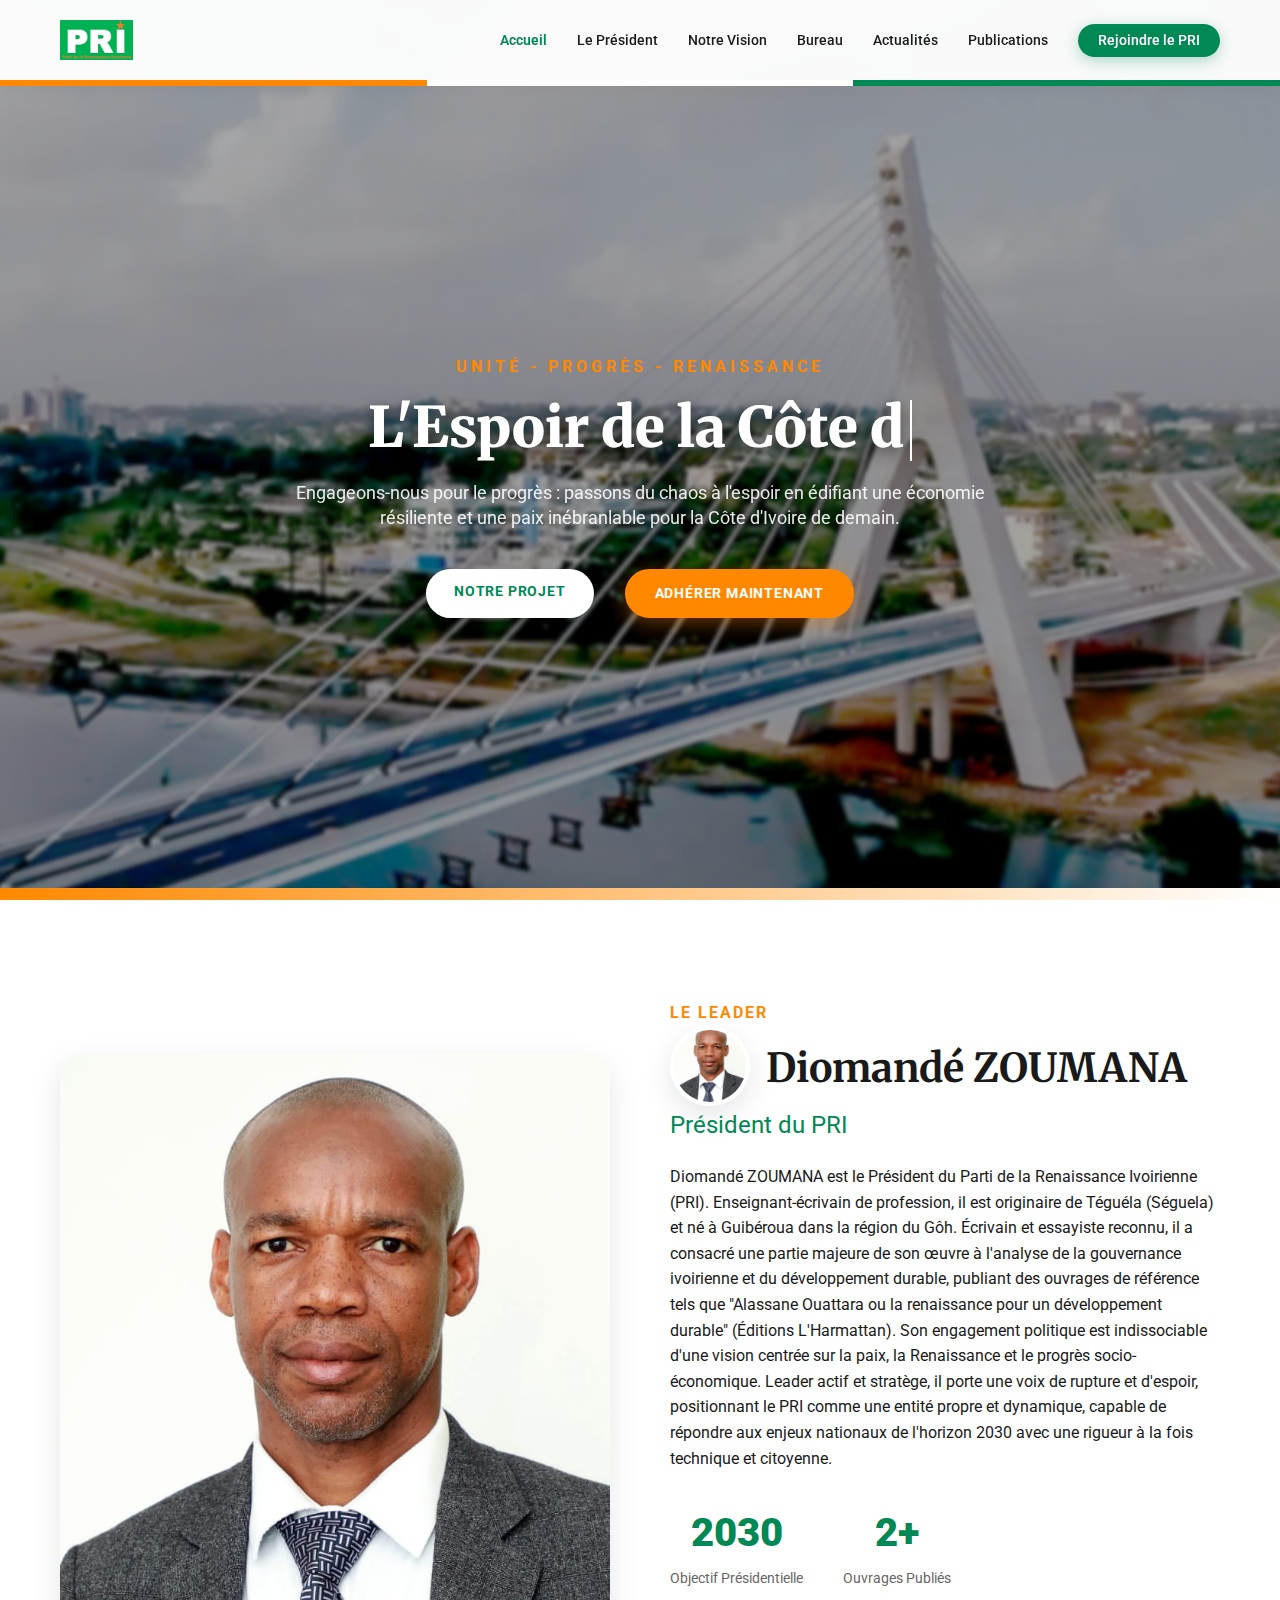
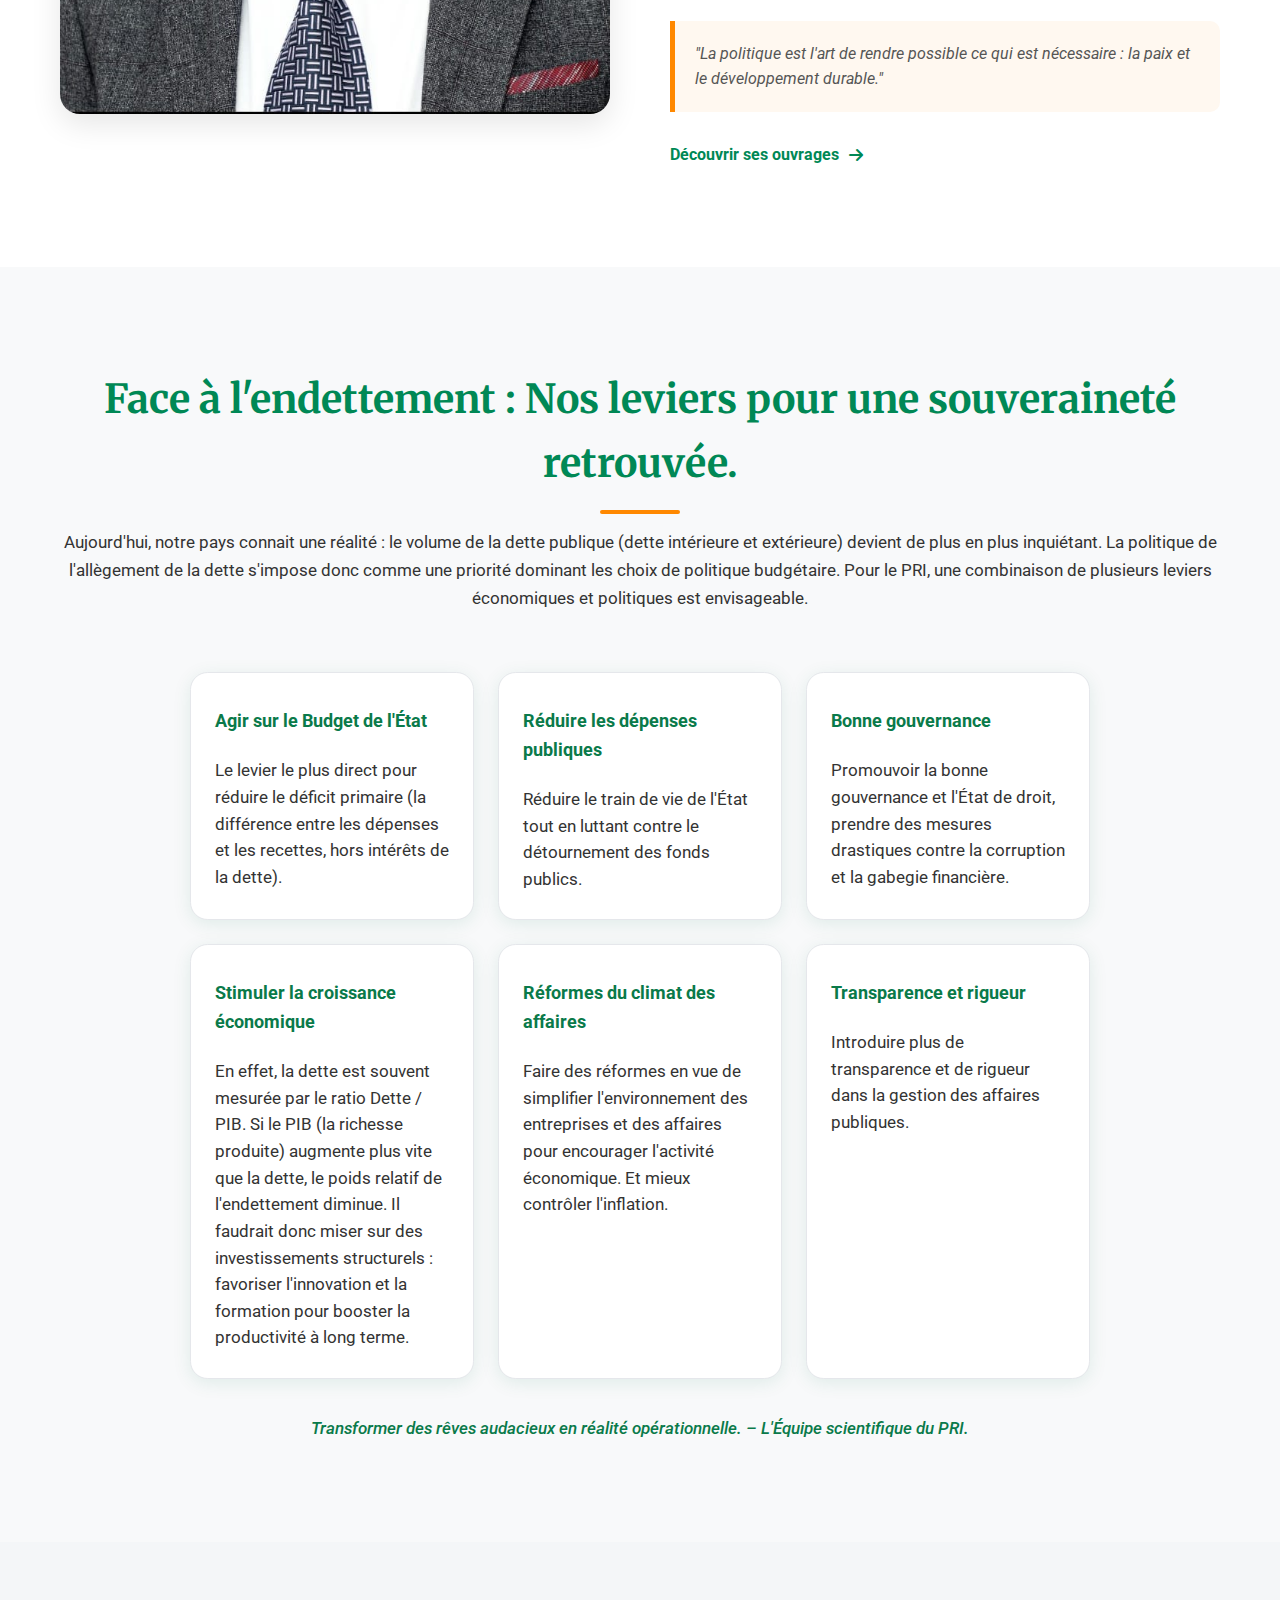
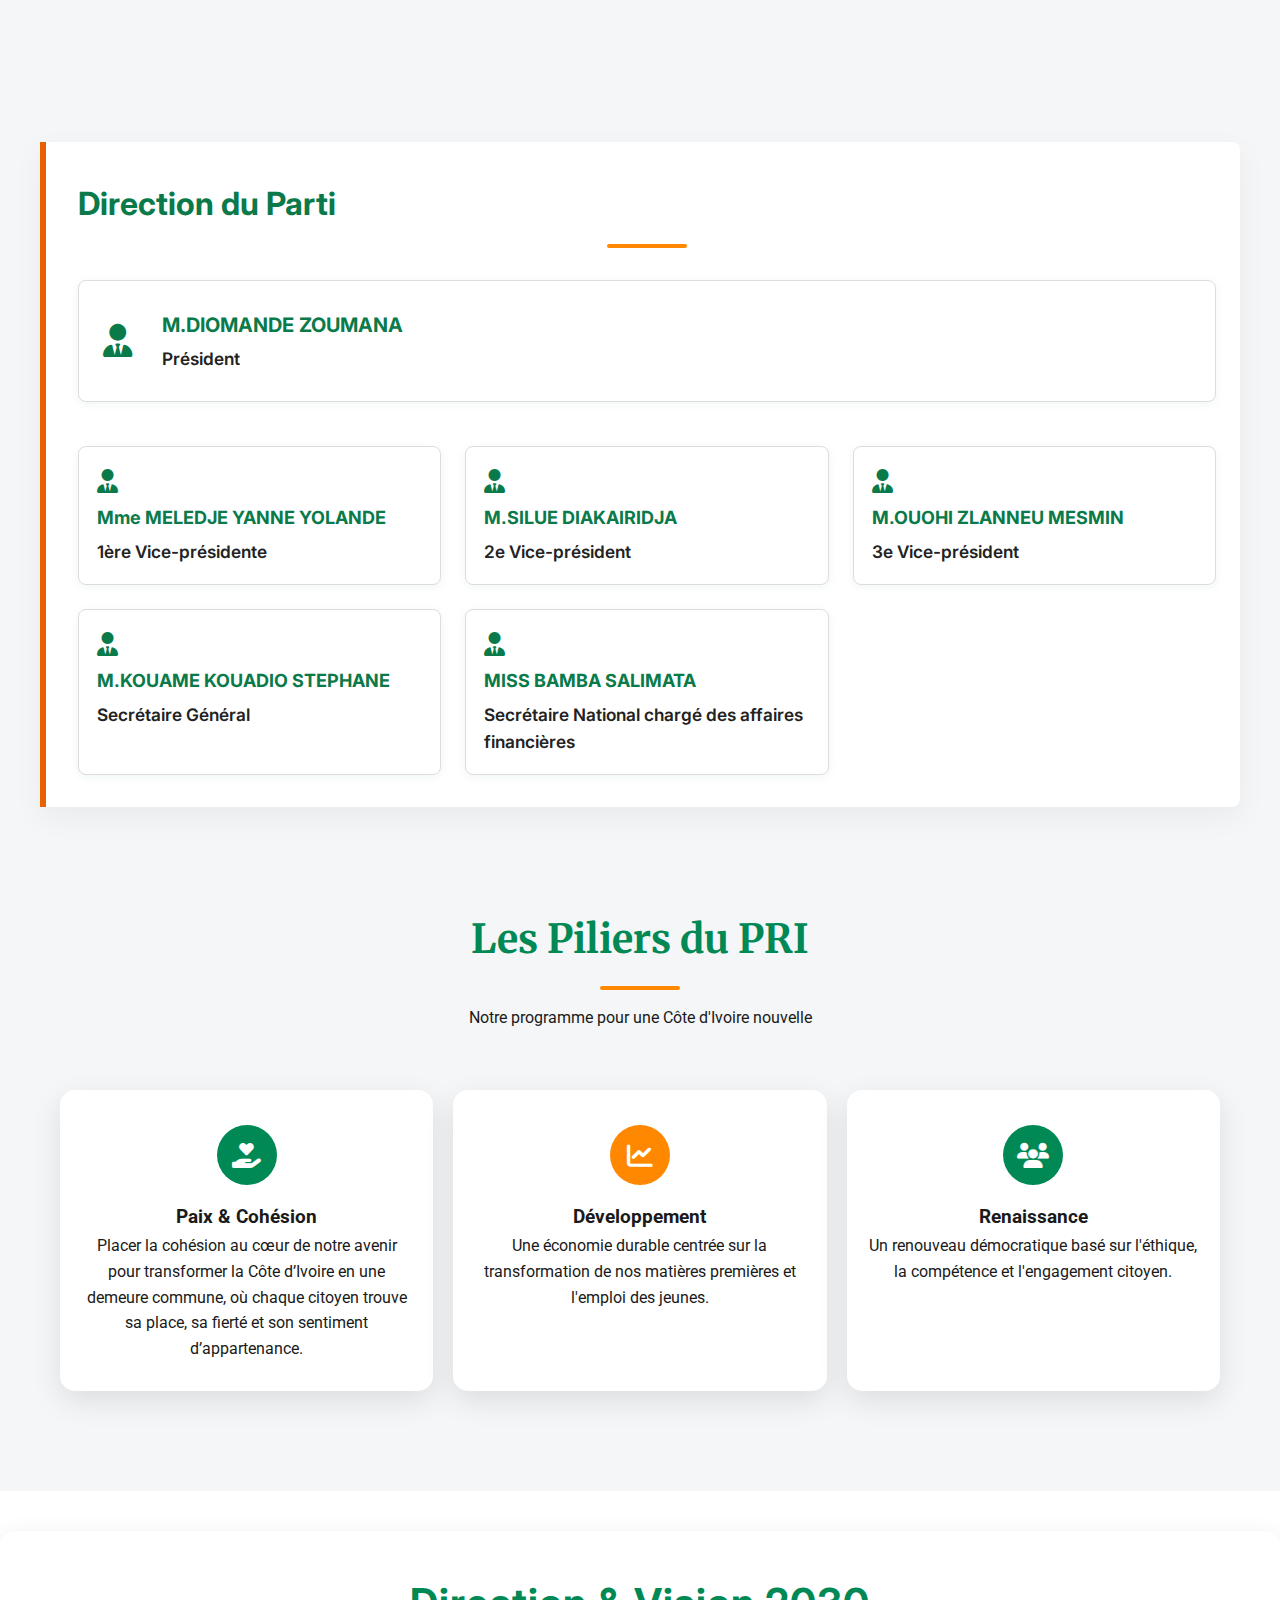
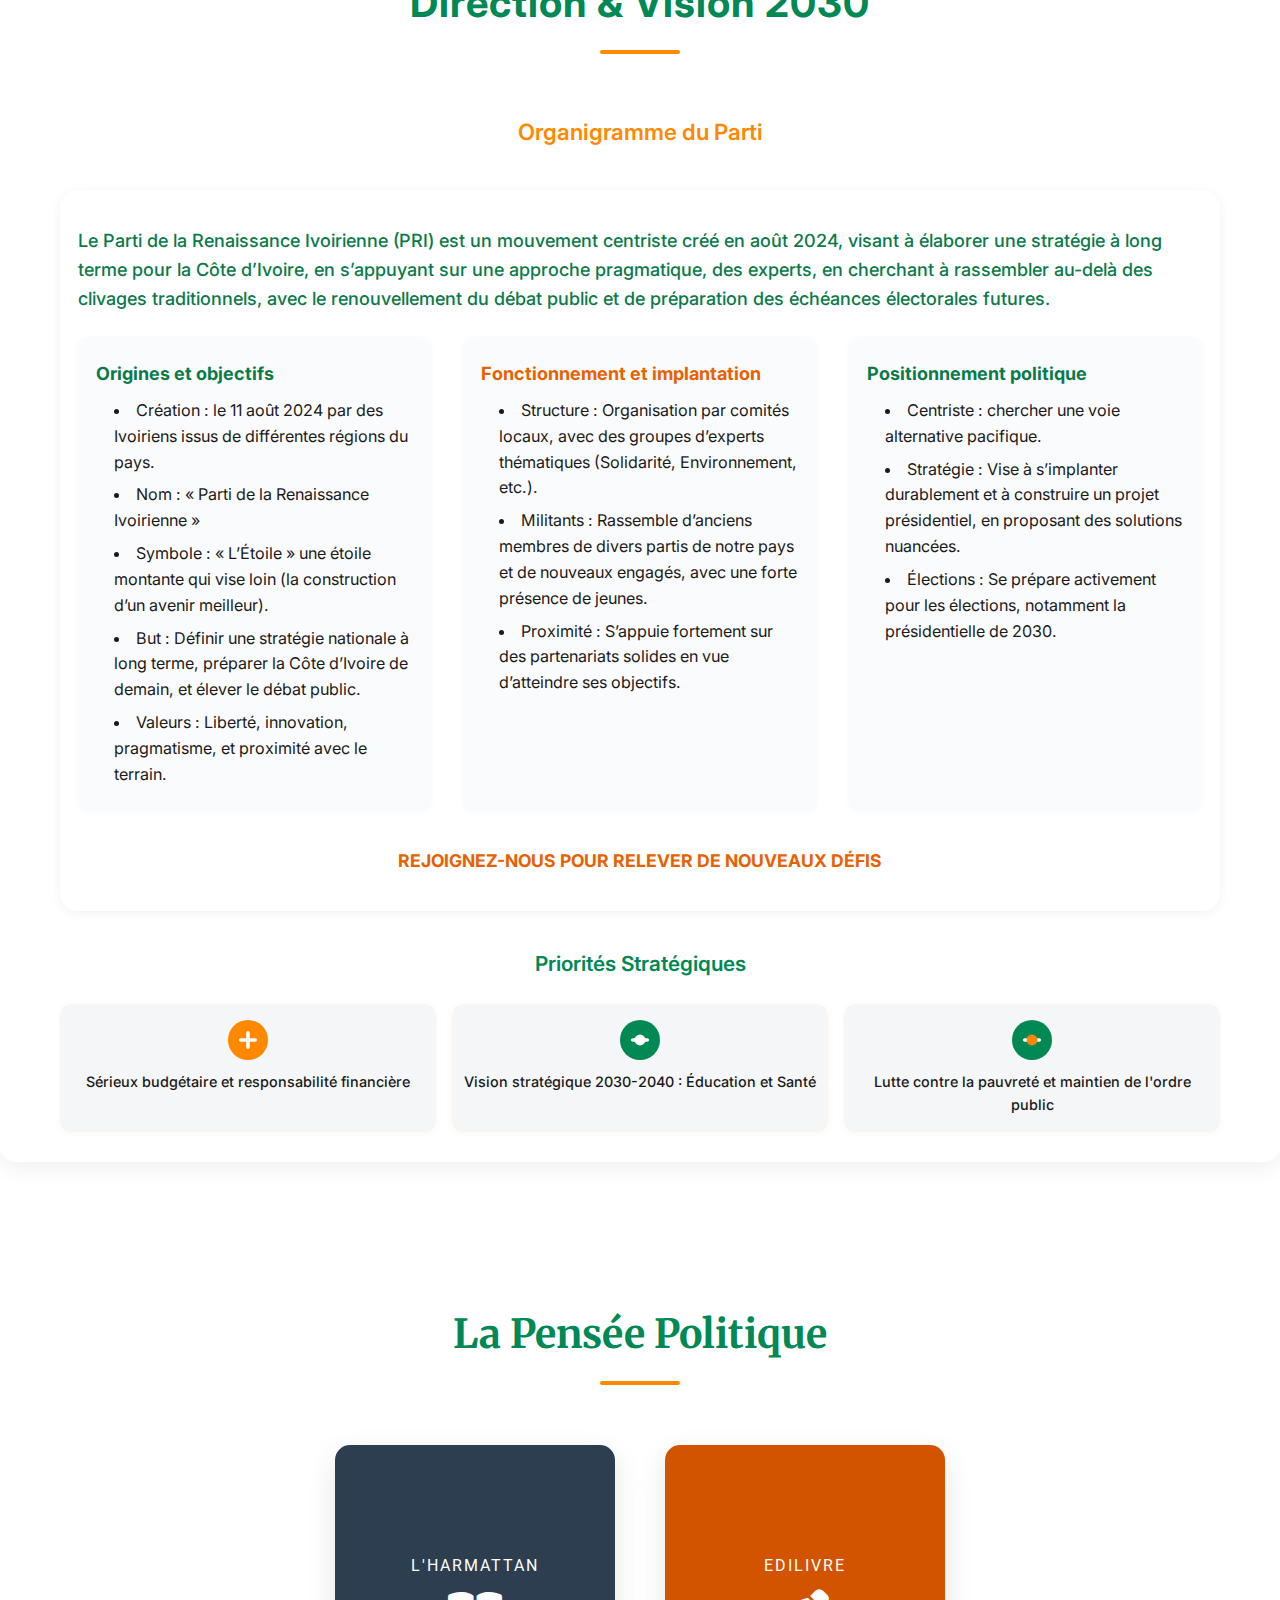
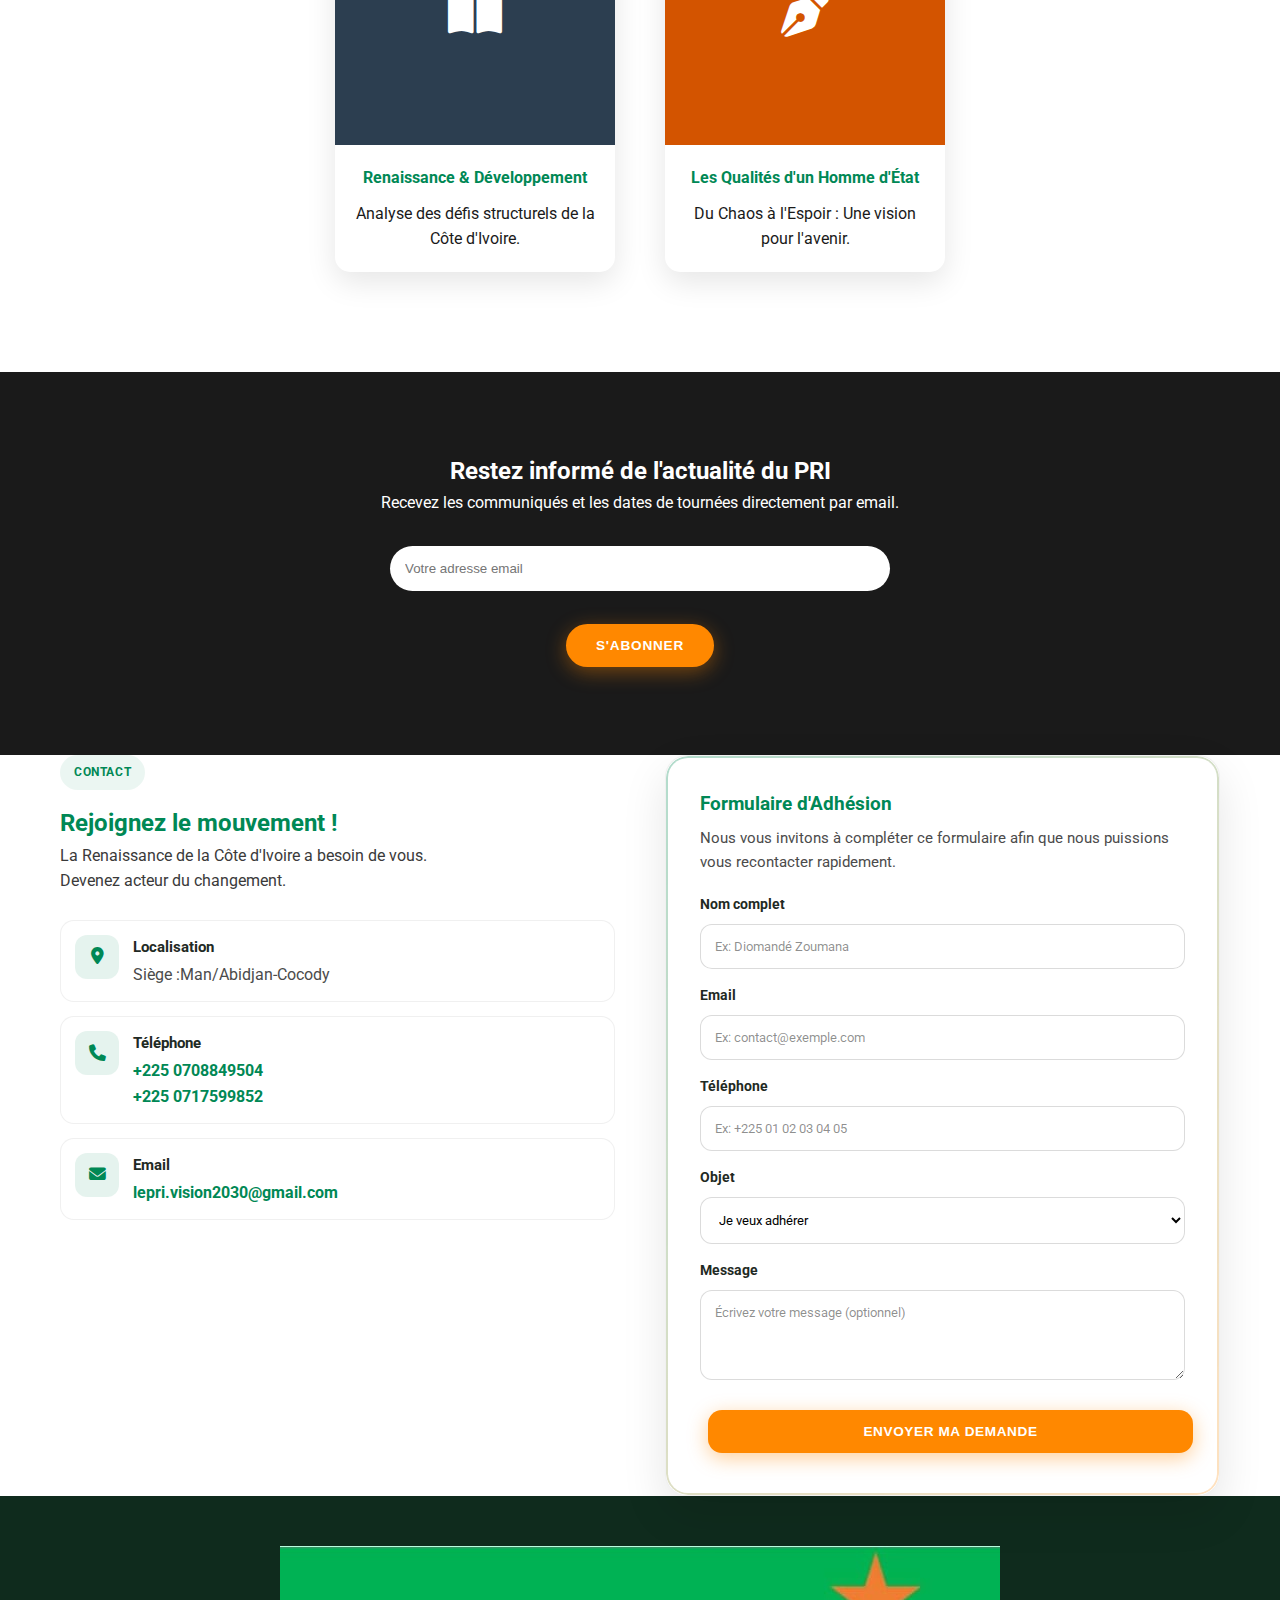
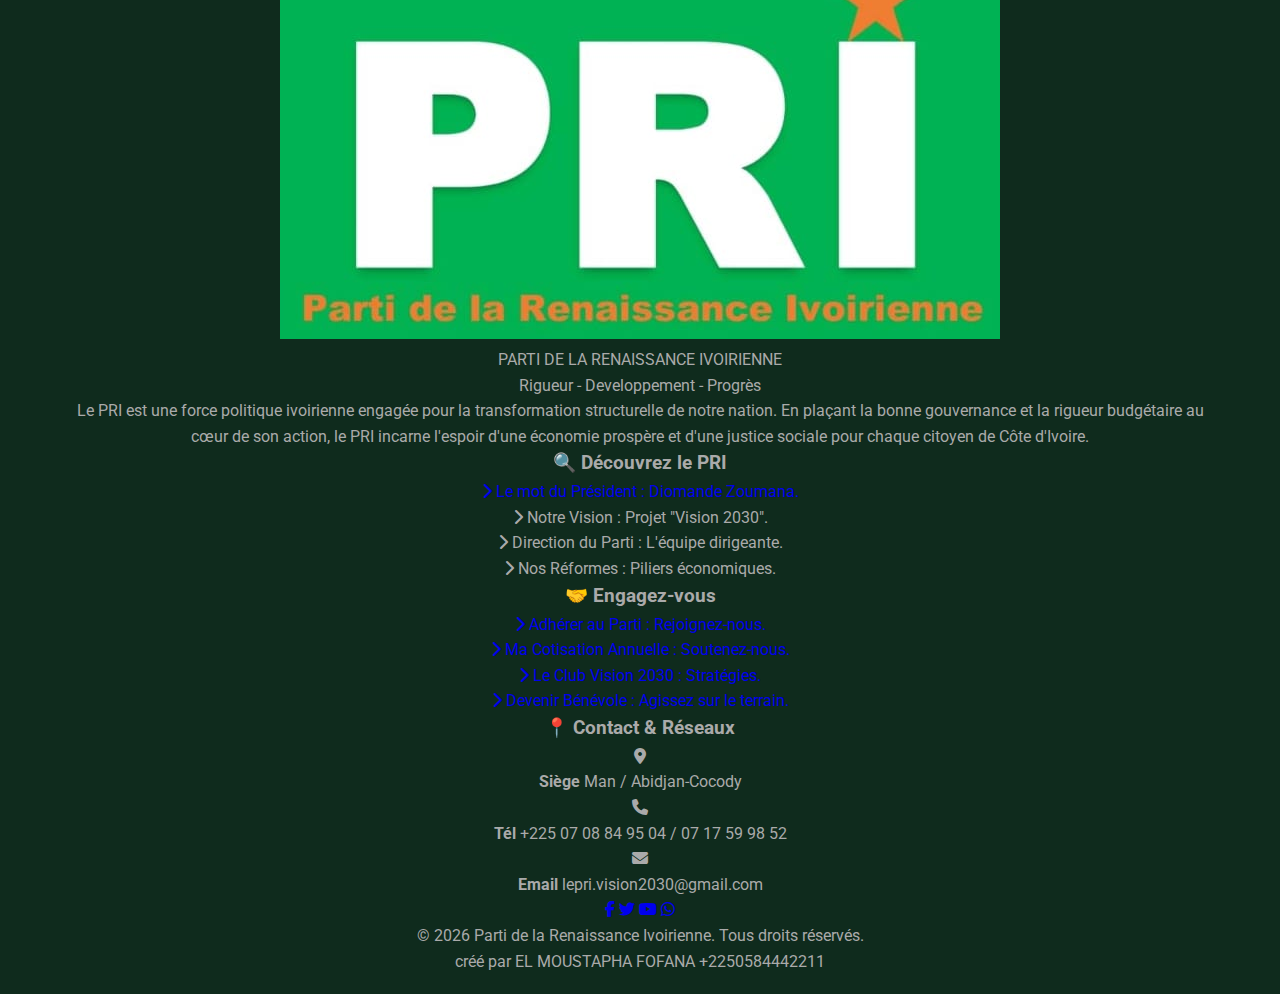
<file: index_backup.html>
<!DOCTYPE html>
<html lang="fr">

<head>
    <meta charset="UTF-8">
    <meta name="viewport" content="width=device-width, initial-scale=1.0">
    <meta name="description"
        content="Site officiel du PRI - Parti de la Renaissance Ivoirienne présidé par Diomandé ZOUMANA.">
    <title>PRI - Renaissance Ivoirienne</title>
    <link rel="shortcut icon" href="IMAGE/LOGO.jpeg" type="image/x-icon">
    <link rel=canonical href="https://www.pri-ci.com/" />
    <meta name="keywords"
        content="PRI, Parti de la Renaissance Ivoirienne, Diomandé ZOUMANA, politique Côte d'Ivoire, élection 2030, développement durable, paix, démocratie, publications politiques">
    <meta name="author" content="EL MOUSTAPHA FOFANA">
    <meta property="og:title" content="PRI - Renaissance Ivoirienne">
    <meta property="og:description"
        content="Rejoignez le Parti de la Renaissance Ivoirienne(PRI). Paix, développement durable et renaissance démocratique pour la Côte d'Ivoire.">
    <meta property="og:image" content="IMAGE/LOGO.jpeg">
    <meta property="og:type" content="website">
    <link rel="stylesheet" href="style.css">
    <meta name="google-site-verification" content="tFvDZXht9moItlQESSD9QZ4ToBSHecoLlrLCKv3PTzQ" />
    <link
        href="https://fonts.googleapis.com/css2?family=Merriweather:wght@300;700;900&family=Roboto:wght@300;400;500;700&family=Special+Elite&display=swap"
        rel="stylesheet">
    <!-- Import police Inter pour toute la page (mobile nav exige une police moderne) -->
    <link href="https://fonts.googleapis.com/css2?family=Inter:wght@300;400;500;600;700&display=swap" rel="stylesheet">
    <!-- mêmes fontes que la page principale (dégradé de secours) -->
    <link
        href="https://fonts.googleapis.com/css2?family=Merriweather:wght@300;700;900&family=Roboto:wght@300;400;500;700&family=Special+Elite&display=swap"
        rel="stylesheet">

    <link rel="stylesheet" href="https://cdnjs.cloudflare.com/ajax/libs/font-awesome/6.4.0/css/all.min.css">
</head>

<body>

    <!-- overlay de chargement réutilisable globalement -->
    <div id="loader-overlay">
        <div class="spinner" aria-label="Chargement en cours"></div>
    </div>

    <button id="backToTop" type="button" class="scroll-top" aria-label="Retour en haut"><i
            class="fas fa-arrow-up"></i></button>

    <header class="header">
        <div class="container nav-container">
            <a href="#" class="logo">
                <img src="IMAGE/LOGO.jpeg" alt="PRI - logo" class="header-logo-image">
            </a>
            <div class="hamburger">
                <div class="line"></div>
                <div class="line"></div>
                <div class="line"></div>
            </div>
            <nav class="navbar">
                <ul class="nav-links">
                    <li><a href="#accueil" class="active">Accueil</a></li>
                    <li><a href="#president">Le Président</a></li>
                    <li><a href="#notre-vision">Notre Vision</a></li>
                    <li><a href="#direction-parti">Bureau</a></li>
                    <li><a href="actualites.html">Actualités</a></li>
                    <li><a href="#oeuvres">Publications</a></li>
                    <li><a href="#contact" class="btn-nav">Rejoindre le PRI</a></li>
                </ul>
            </nav>
            <!-- Drawer backdrop + side drawer (mobile) -->
            <div id="drawerBackdrop" class="drawer-backdrop" aria-hidden="true"></div>
            <aside id="sideDrawer" class="side-drawer" aria-hidden="true">
                <button id="drawerClose" class="drawer-close" aria-label="Fermer le menu">×</button>
                <div class="drawer-tricolor">
                    <span class="bg-orange"></span>
                    <span class="bg-white"></span>
                    <span class="bg-green"></span>
                </div>
                <nav class="drawer-nav">
                    <ul>
                        <li><a href="index.html">Accueil</a></li>
                        <li><a href="index.html#president">Le Président</a></li>
                        <li><a href="index.html#notre-vision">Notre Vision</a></li>
                        <li><a href="index.html#direction-parti">Bureau</a></li>
                        <li><a href="actualites.html">Actualités</a></li>
                        <li><a href="index.html#oeuvres">Publications</a></li>
                        <li><a href="index.html#contact" class="drawer-cta">Rejoindre le PRI</a></li>
                    </ul>
                </nav>
            </aside>
        </div>
        <div class="tricolor-line">
            <span class="bg-orange"></span>
            <span class="bg-white"></span>
            <span class="bg-green"></span>
        </div>
    </header>

    <section id="accueil" class="hero">
        <div class="hero-overlay"></div>
        <div class="container hero-content">
            <span class="tagline reveal-text">Unité - Progrès - Renaissance</span>
            <h1 id="heroHeading" class="reveal-text delay-1 typewriter-font"><span id="heroType" class="typewriter"
                    aria-live="polite"></span></h1>
            <p class="reveal-text delay-2">Engageons-nous pour le progrès : passons du chaos à l'espoir en édifiant une
                économie résiliente et une paix inébranlable pour la Côte d'Ivoire de demain.</p>
            <div class="hero-buttons reveal-text delay-3">
                <a href="#paix-cohesion" class="btn btn-primary">Notre Projet</a>
                <a href="#contact" class="btn btn-orange pulse-effect">Adhérer Maintenant</a>
            </div>
        </div>
    </section>

    <section id="president" class="section">
        <div class="container president-grid">
            <div class="president-img reveal-left">
                <div class="img-frame">
                    <img src="IMAGE/PRESIDENT.jpeg" alt="Diomandé ZOUMANA">
                    <div class="frame-decoration"></div>
                </div>
            </div>
            <div class="president-info reveal-right">
                <h4 class="sub-title">Le Leader</h4>
                <div class="president-name">
                    <img class="president-avatar" src="IMAGE/PRESIDENT.jpeg" alt="Diomandé ZOUMANA">
                    <h2><a href="https://www.linkedin.com/in/diomand%C3%A9-zoumana-9708483b1" target="_blank"
                            rel="noopener noreferrer" aria-label="Diomandé ZOUMANA sur LinkedIn"
                            style="color: inherit; text-decoration: none;">Diomandé ZOUMANA</a></h2>
                </div>
                <h3 class="text-green">Président du PRI</h3>
                <p>Diomandé ZOUMANA est le Président du Parti de la Renaissance Ivoirienne (PRI). Enseignant-écrivain de
                    profession, il est originaire de Téguéla (Séguela) et né à Guibéroua dans la région du Gôh. Écrivain
                    et essayiste reconnu, il a consacré une partie majeure de son œuvre à l'analyse de la gouvernance
                    ivoirienne et du développement durable, publiant des ouvrages de référence tels que "Alassane
                    Ouattara ou la renaissance pour un développement durable" (Éditions L'Harmattan). Son engagement
                    politique est indissociable d'une vision centrée sur la paix, la Renaissance et le progrès
                    socio-économique. Leader actif et stratège, il porte une voix de rupture et d'espoir, positionnant
                    le PRI comme une entité propre et dynamique, capable de répondre aux enjeux nationaux de l'horizon
                    2030 avec une rigueur à la fois technique et citoyenne.</p>

                <div class="stats-box">
                    <div class="stat">
                        <span class="number">2030</span>
                        <span class="label">Objectif Présidentielle</span>
                    </div>
                    <div class="stat">
                        <span class="number">2+</span>
                        <span class="label">Ouvrages Publiés</span>
                    </div>
                </div>

                <blockquote class="citation">
                    "La politique est l'art de rendre possible ce qui est nécessaire : la paix et le développement
                    durable."
                </blockquote>

                <a href="#oeuvres" class="link-arrow">Découvrir ses ouvrages <i class="fas fa-arrow-right"></i></a>
            </div>
        </div>
    </section>

    <!-- SECTION DISCOURS PRI ENDETTEMENT  -->
    <section id="notre-vision" class="section discours-section">
        <div class="container">
            <div class="section-header reveal-bottom">
                <h2 class="text-green">Face à l'endettement : Nos leviers pour une souveraineté retrouvée.</h2>
                <div class="divider"><span></span></div>
                <p class="discours-intro">Aujourd'hui, notre pays connait une réalité : le volume de la dette publique
                    (dette intérieure et extérieure) devient de plus en plus inquiétant. La politique de l'allègement de
                    la dette s'impose donc comme une priorité dominant les choix de politique budgétaire. Pour le PRI,
                    une combinaison de plusieurs leviers économiques et politiques est envisageable.</p>
            </div>
            <div class="discours-leviers-grid refonte-leviers-grid">
                <div class="refonte-levier-card">
                    <strong>Agir sur le Budget de l'État</strong>
                    <p>Le levier le plus direct pour réduire le déficit primaire (la différence entre les dépenses et
                        les recettes, hors intérêts de la dette).</p>
                </div>
                <div class="refonte-levier-card">
                    <strong>Réduire les dépenses publiques</strong>
                    <p>Réduire le train de vie de l'État tout en luttant contre le détournement des fonds publics.</p>
                </div>
                <div class="refonte-levier-card">
                    <strong>Bonne gouvernance</strong>
                    <p>Promouvoir la bonne gouvernance et l'État de droit, prendre des mesures drastiques contre la
                        corruption et la gabegie financière.</p>
                </div>
                <div class="refonte-levier-card">
                    <strong>Stimuler la croissance économique</strong>
                    <p>En effet, la dette est souvent mesurée par le ratio Dette / PIB. Si le PIB (la richesse produite)
                        augmente plus vite que la dette, le poids relatif de l'endettement diminue. Il faudrait donc
                        miser sur des investissements structurels : favoriser l'innovation et la formation pour booster
                        la productivité à long terme.</p>
                </div>
                <div class="refonte-levier-card">
                    <strong>Réformes du climat des affaires</strong>
                    <p>Faire des réformes en vue de simplifier l'environnement des entreprises et des affaires pour
                        encourager l'activité économique. Et mieux contrôler l'inflation.</p>
                </div>
                <div class="refonte-levier-card">
                    <strong>Transparence et rigueur</strong>
                    <p>Introduire plus de transparence et de rigueur dans la gestion des affaires publiques.</p>
                </div>
            </div>
            <div class="discours-signature refonte-signature">
                Transformer des rêves audacieux en réalité opérationnelle. – L'Équipe scientifique du PRI.
            </div>
        </div>
    </section>



    <section id="vision" class="section bg-light">
        <!-- SECTION DIRECTION DU PARTI -->
        <section id="direction-parti" class="section direction-parti-section">
            <div class="direction-parti-container">
                <div class="direction-parti-header">
                    <h2 class="direction-parti-title">Direction du Parti</h2>
                    <div class="divider"><span></span></div>
                </div>
                <div class="direction-parti-grid">
                    <div class="direction-parti-president-card">
                        <span class="direction-parti-icon"><i class="fas fa-user-tie"></i></span>
                        <div class="direction-parti-president-info">
                            <span class="direction-parti-name">M.DIOMANDE ZOUMANA</span>
                            <span class="direction-parti-role">Président</span>
                        </div>
                    </div>
                    <div class="direction-parti-members-grid">
                        <div class="direction-parti-card">
                            <span class="direction-parti-icon"><i class="fas fa-user-tie"></i></span>
                            <span class="direction-parti-name">Mme MELEDJE YANNE YOLANDE</span>
                            <span class="direction-parti-role">1ère Vice-présidente</span>
                        </div>
                        <div class="direction-parti-card">
                            <span class="direction-parti-icon"><i class="fas fa-user-tie"></i></span>
                            <span class="direction-parti-name">M.SILUE DIAKAIRIDJA</span>
                            <span class="direction-parti-role">2e Vice-président</span>
                        </div>
                        <div class="direction-parti-card">
                            <span class="direction-parti-icon"><i class="fas fa-user-tie"></i></span>
                            <span class="direction-parti-name">M.OUOHI ZLANNEU MESMIN</span>
                            <span class="direction-parti-role">3e Vice-président</span>
                        </div>
                        <div class="direction-parti-card">
                            <span class="direction-parti-icon"><i class="fas fa-user-tie"></i></span>
                            <span class="direction-parti-name">M.KOUAME KOUADIO STEPHANE</span>
                            <span class="direction-parti-role">Secrétaire Général</span>
                        </div>
                        <div class="direction-parti-card">
                            <span class="direction-parti-icon"><i class="fas fa-user-tie"></i></span>
                            <span class="direction-parti-name">MISS BAMBA SALIMATA</span>
                            <span class="direction-parti-role">Secrétaire National chargé des affaires financières</span>
                        </div>
                    </div>
                </div>
            </div>
        </section>
        <div class="container">
            <div class="section-header reveal-bottom">
                <h2>Les Piliers du PRI</h2>
                <div class="divider"><span></span></div>
                <p>Notre programme pour une Côte d'Ivoire nouvelle</p>
            </div>
            <div class="cards-grid">
                <div class="card reveal-bottom delay-1" id="paix-cohesion">
                    <div class="icon-box bg-green"><i class="fas fa-hand-holding-heart"></i></div>
                    <h3>Paix & Cohésion</h3>
                    <p>Placer la cohésion au cœur de notre avenir pour transformer la Côte d’Ivoire en une demeure
                        commune, où chaque citoyen trouve sa place, sa fierté et son sentiment d’appartenance.</p>
                </div>
                <div class="card reveal-bottom delay-2">
                    <div class="icon-box bg-orange"><i class="fas fa-chart-line"></i></div>
                    <h3>Développement</h3>
                    <p>Une économie durable centrée sur la transformation de nos matières premières et l'emploi des
                        jeunes.</p>
                </div>
                <div class="card reveal-bottom delay-3">
                    <div class="icon-box bg-green"><i class="fas fa-users"></i></div>
                    <h3>Renaissance</h3>
                    <p>Un renouveau démocratique basé sur l'éthique, la compétence et l'engagement citoyen.</p>
                </div>
            </div>
        </div>
    </section>

    <!-- SECTION DIRECTION & VISION 2030 -->

    <section id="direction-vision" class="section">
        <div class="container">
            <div class="section-header reveal-bottom">
                <h2 class="text-green">Direction & Vision 2030</h2>
                <div class="divider"><span></span></div>
            </div>
            <!-- Organigramme -->
            <div class="org-section">
                <h3 class="org-title">Organigramme du Parti</h3>
                <div class="about-pri-section">
                    <div class="about-pri-content">
                        <div class="about-pri-intro"
                            style="margin-bottom:24px;font-size:1.13rem;color:#0A7A4A;font-weight:500;">
                            Le Parti de la Renaissance Ivoirienne (PRI) est un mouvement centriste créé en août 2024,
                            visant à élaborer une stratégie à long terme pour la Côte d’Ivoire, en s’appuyant sur une
                            approche pragmatique, des experts, en cherchant à rassembler au-delà des clivages
                            traditionnels, avec le renouvellement du débat public et de préparation des échéances
                            électorales futures.
                        </div>
                        <div class="about-pri-blocs">
                            <div class="about-pri-bloc">
                                <h3 style="color:#0A7A4A;">Origines et objectifs</h3>
                                <ul>
                                    <li>Création : le 11 août 2024 par des Ivoiriens issus de différentes régions du
                                        pays.</li>
                                    <li>Nom : « Parti de la Renaissance Ivoirienne »</li>
                                    <li>Symbole : « L’Étoile » une étoile montante qui vise loin (la construction d’un
                                        avenir meilleur).</li>
                                    <li>But : Définir une stratégie nationale à long terme, préparer la Côte d’Ivoire de
                                        demain, et élever le débat public.</li>
                                    <li>Valeurs : Liberté, innovation, pragmatisme, et proximité avec le terrain.</li>
                                </ul>
                            </div>
                            <div class="about-pri-bloc">
                                <h3 style="color:#E86100;">Fonctionnement et implantation</h3>
                                <ul>
                                    <li>Structure : Organisation par comités locaux, avec des groupes d’experts
                                        thématiques (Solidarité, Environnement, etc.).</li>
                                    <li>Militants : Rassemble d’anciens membres de divers partis de notre pays et de
                                        nouveaux engagés, avec une forte présence de jeunes.</li>
                                    <li>Proximité : S’appuie fortement sur des partenariats solides en vue d’atteindre
                                        ses objectifs.</li>
                                </ul>
                            </div>
                            <div class="about-pri-bloc">
                                <h3 style="color:#0A7A4A;">Positionnement politique</h3>
                                <ul>
                                    <li>Centriste : chercher  une voie alternative pacifique.</li>
                                    <li>Stratégie : Vise à s’implanter durablement et à construire un projet
                                        présidentiel, en proposant des solutions nuancées.</li>
                                    <li>Élections : Se prépare activement pour les élections, notamment la
                                        présidentielle de 2030.</li>
                                </ul>
                            </div>
                        </div>
                        <div class="about-pri-footer" style="margin-top:18px;text-align:center;">
                            <span style="color:#E86100;font-weight:700;font-size:1.1rem;">REJOIGNEZ-NOUS POUR RELEVER DE
                                NOUVEAUX DÉFIS</span>
                        </div>
                    </div>
                </div>
            </div>
            <!-- Priorités Stratégiques -->
            <div class="priorites-section">
                <h3 class="priorites-title">Priorités Stratégiques</h3>
                <ul class="priorites-list">
                    <li><span class="priorite-icon" aria-label="Budget"><svg width="22" height="22" fill="none"
                                viewBox="0 0 22 22">
                                <circle cx="11" cy="11" r="11" fill="#FF8800" />
                                <path d="M7 11h8M11 7v8" stroke="#fff" stroke-width="2" stroke-linecap="round" />
                            </svg></span>Sérieux budgétaire et responsabilité financière</li>
                    <li><span class="priorite-icon" aria-label="Vision"><svg width="22" height="22" fill="none"
                                viewBox="0 0 22 22">
                                <circle cx="11" cy="11" r="11" fill="#008855" />
                                <path d="M7 11h8" stroke="#fff" stroke-width="2" stroke-linecap="round" />
                                <circle cx="11" cy="11" r="3" fill="#fff" />
                            </svg></span>Vision stratégique 2030-2040 : Éducation et Santé</li>
                    <li><span class="priorite-icon" aria-label="Sécurité"><svg width="22" height="22" fill="none"
                                viewBox="0 0 22 22">
                                <circle cx="11" cy="11" r="11" fill="#008855" />
                                <path d="M7 11h8" stroke="#fff" stroke-width="2" stroke-linecap="round" />
                                <rect x="8" y="8" width="6" height="6" rx="3" fill="#FF8800" />
                            </svg></span>Lutte contre la pauvreté et maintien de l'ordre public</li>
                </ul>
            </div>
        </div>
    </section>

    <section id="oeuvres" class="section">
        <div class="container">
            <div class="section-header reveal-bottom">
                <h2>La Pensée Politique</h2>
                <div class="divider"><span></span></div>
            </div>
            <div class="books-container">
                <div class="book-card reveal-left">
                    <div class="book-cover">
                        <span>L'Harmattan</span>
                        <i class="fas fa-book-open"></i>
                    </div>
                    <div class="book-info">
                        <h4>Renaissance & Développement</h4>
                        <p>Analyse des défis structurels de la Côte d'Ivoire.</p>
                    </div>
                </div>
                <div class="book-card reveal-right">
                    <div class="book-cover orange-cover">
                        <span>Edilivre</span>
                        <i class="fas fa-pen-nib"></i>
                    </div>
                    <div class="book-info">
                        <h4>Les Qualités d'un Homme d'État</h4>
                        <p>Du Chaos à l'Espoir : Une vision pour l'avenir.</p>
                    </div>
                </div>
            </div>
        </div>
    </section>

    <section class="newsletter-section">
        <div class="container reveal-bottom">
            <h2>Restez informé de l'actualité du PRI</h2>
            <p>Recevez les communiqués et les dates de tournées directement par email.</p>
            <form id="newsletterForm" class="newsletter-form">
                <input type="email" placeholder="Votre adresse email" required>
                <button type="submit" class="btn btn-orange">S'abonner</button>
            </form>
        </div>
    </section>

    <section id="contact" class="cta-section contact-premium">
        <div class="container">
            <div class="contact-grid">
                <div class="contact-text reveal-left">
                    <div class="contact-kicker">Contact</div>
                    <h2>Rejoignez le mouvement !</h2>
                    <p>La Renaissance de la Côte d'Ivoire a besoin de vous. Devenez acteur du changement.</p>
                    <div class="contact-info">
                        <div class="contact-item">
                            <div class="contact-item-icon" aria-hidden="true"><i class="fa-solid fa-location-dot"></i>
                            </div>
                            <div class="contact-item-content">
                                <div class="contact-item-title">Localisation</div>
                                <div class="contact-item-value">Siège :Man/Abidjan-Cocody</div>
                            </div>
                        </div>
                        <div class="contact-item">
                            <div class="contact-item-icon" aria-hidden="true"><i class="fa-solid fa-phone"></i></div>
                            <div class="contact-item-content">
                                <div class="contact-item-title">Téléphone</div>
                                <div class="contact-item-value">
                                    <a href="tel:+2250708849504" class="contact-link">+225 0708849504</a><br>
                                    <a href="tel:+2250717599852" class="contact-link">+225 0717599852</a>
                                </div>
                            </div>
                        </div>
                        <div class="contact-item">
                            <div class="contact-item-icon" aria-hidden="true"><i class="fa-solid fa-envelope"></i></div>
                            <div class="contact-item-content">
                                <div class="contact-item-title">Email</div>
                                <div class="contact-item-value"><a href="mailto:lepri.vision2030@gmail.com"
                                        class="contact-link">lepri.vision2030@gmail.com</a></div>
                            </div>
                        </div>
                    </div>
                </div>
                <div class="contact-form-wrapper reveal-right">
                    <form id="contactForm" class="contact-form">
                        <div class="form-header">
                            <h3>Formulaire d'Adhésion</h3>
                            <p class="form-subtitle">Nous vous invitons à compléter ce formulaire afin que nous
                                puissions vous recontacter rapidement.</p>

                        </div>

                        <div class="form-group">
                            <label for="user_name">Nom complet</label>
                            <input id="user_name" type="text" name="user_name" placeholder="Ex: Diomandé Zoumana"
                                autocomplete="name" required>
                        </div>
                        <div class="form-group">
                            <label for="user_email">Email</label>
                            <input id="user_email" type="email" name="user_email" placeholder="Ex: contact@exemple.com"
                                autocomplete="email" required>
                        </div>
                        <div class="form-group">
                            <label for="user_phone">Téléphone</label>
                            <input id="user_phone" type="tel" name="user_phone" placeholder="Ex: +225 01 02 03 04 05"
                                autocomplete="tel" required>
                        </div>
                        <div class="form-group">
                            <label for="contact_reason">Objet</label>
                            <select id="contact_reason" name="contact_reason" required>
                                <option value="adhesion">Je veux adhérer</option>
                                <option value="don">Je veux faire un don</option>
                                <option value="benevole">Je veux être bénévole</option>
                            </select>
                        </div>
                        <div class="form-group">
                            <label for="message">Message</label>
                            <textarea id="message" name="message" placeholder="Écrivez votre message (optionnel)"
                                rows="4"></textarea>
                        </div>
                        <div class="form-feedback" aria-live="polite"></div>
                        <button type="submit" id="contactSubmit" class="btn btn-full btn-orange">ENVOYER MA
                            DEMANDE</button>
                    </form>
                </div>
            </div>
        </div>
    </section>

    <footer>
        <div class="container">
            <div class="footer-grid">
                <!-- Column 1: Identity -->
                <div class="footer-col">
                    <div class="footer-logo-box">
                        <img src="IMAGE/LOGO.jpeg" alt="PRI Logo" class="footer-logo-img">
                        <div class="footer-party-name">PARTI DE LA RENAISSANCE IVOIRIENNE</div>
                        <div class="footer-slogan">Rigueur - Developpement - Progrès</div>
                    </div>
                    <p class="footer-desc">
                        Le PRI est une force politique ivoirienne engagée pour la transformation structurelle de notre
                        nation.
                        En plaçant la bonne gouvernance et la rigueur budgétaire au cœur de son action, le PRI incarne
                        l'espoir
                        d'une économie prospère et d'une justice sociale pour chaque citoyen de Côte d'Ivoire.
                    </p>
                </div>

                <!-- Column 2: Discovery -->
                <div class="footer-col">
                    <h3>🔍 Découvrez le PRI</h3>
                    <ul class="footer-links">
                        <li><a href="#president"><i class="fas fa-chevron-right"></i> Le mot du Président : Diomande
                                Zoumana.</a></li>
                        <li><i class="fas fa-chevron-right"></i> Notre Vision : Projet "Vision 2030".</li>
                        <li><i class="fas fa-chevron-right"></i> Direction du Parti : L'équipe dirigeante.</li>
                        <li><i class="fas fa-chevron-right"></i> Nos Réformes : Piliers économiques.</li>
                    </ul>
                </div>

                <!-- Column 3: Engagement -->
                <div class="footer-col">
                    <h3>🤝 Engagez-vous</h3>
                    <ul class="footer-links">
                        <li><a href="#contact"><i class="fas fa-chevron-right"></i> Adhérer au Parti :
                                Rejoignez-nous.</a></li>
                        <li><a href="#contact"><i class="fas fa-chevron-right"></i> Ma Cotisation Annuelle :
                                Soutenez-nous.</a></li>
                        <li><a href="#direction-vision"><i class="fas fa-chevron-right"></i> Le Club Vision 2030 :
                                Stratégies.</a></li>
                        <li><a href="#contact"><i class="fas fa-chevron-right"></i> Devenir Bénévole : Agissez sur le
                                terrain.</a></li>
                    </ul>
                </div>

                <!-- Column 4: Contact -->
                <div class="footer-col">
                    <h3>📍 Contact & Réseaux</h3>
                    <div class="footer-contact-info">
                        <div class="footer-contact-item">
                            <i class="fas fa-map-marker-alt"></i>
                            <div>
                                <strong>Siège</strong>
                                Man / Abidjan-Cocody
                            </div>
                        </div>
                        <div class="footer-contact-item">
                            <i class="fas fa-phone"></i>
                            <div>
                                <strong>Tél</strong>
                                +225 07 08 84 95 04 / 07 17 59 98 52
                            </div>
                        </div>
                        <div class="footer-contact-item">
                            <i class="fas fa-envelope"></i>
                            <div>
                                <strong>Email</strong>
                                lepri.vision2030@gmail.com
                            </div>
                        </div>
                    </div>
                    <div class="footer-social">
                        <a href="https://web.facebook.com/profile.php?id=61584098609512" class="fb" target="_blank"
                            aria-label="Facebook"><i class="fab fa-facebook-f"></i></a>
                        <a href="#" class="tw" aria-label="Twitter"><i class="fab fa-twitter"></i></a>
                        <a href="https://www.youtube.com/" class="yt" target="_blank" aria-label="YouTube"><i
                                class="fab fa-youtube"></i></a>
                        <a href="https://wa.me/2250708849504" class="wa" target="_blank" aria-label="WhatsApp"><i
                                class="fab fa-whatsapp"></i></a>
                    </div>
                </div>
            </div>

            <div class="footer-bottom">
                <p>&copy; 2026 Parti de la Renaissance Ivoirienne. Tous droits réservés.</p>
                <div class="transparent-text">
                    <p>créé par EL MOUSTAPHA FOFANA +2250584442211</p>
                </div>
            </div>
        </div>
    </footer>


    <!-- EmailJS SDK (utilisé pour envoi automatique depuis un site statique) -->
    <script type="text/javascript" src="https://cdn.emailjs.com/sdk/3.2.0/email.min.js"></script>
    <script src="script.js"></script>
</body>

</html>
</file>
<file: style.css>
/* --- Section Direction du Parti --- */
html {
    scroll-behavior: smooth;
}

.direction-parti-section {
    background: transparent;
    padding: 48px 0 40px 0;
    scroll-margin-top: 80px;
}

.direction-parti-container {
    max-width: 1200px;
    margin: 0 auto;
    background: #fff;
    border-left: 6px solid #E86100;
    border-radius: 0 8px 8px 0;
    box-shadow: 0 10px 30px rgba(0, 0, 0, 0.05);
    padding: 36px 24px 32px 32px;
}

.direction-parti-header {
    margin-bottom: 32px;
}

.direction-parti-title {
    font-family: 'Montserrat', 'Inter', var(--font-heading), sans-serif;
    color: #0A7A4A;
    font-weight: 700;
    font-size: 2rem;
    margin-bottom: 8px;
}

.direction-parti-grid {
    display: flex;
    flex-direction: column;
    gap: 32px;
}

.direction-parti-president-card {
    display: flex;
    align-items: center;
    background: #fff;
    border-radius: 8px;
    box-shadow: 0 2px 10px rgba(10, 122, 74, 0.07);
    padding: 28px 24px;
    margin-bottom: 12px;
    border: 1px solid #ddd;
    width: 100%;
    font-family: 'Montserrat', 'Inter', var(--font-heading), sans-serif;
    cursor: pointer;
    transition: box-shadow 0.25s ease, border-color 0.25s ease;
}

.direction-parti-president-card:hover {
    box-shadow: 0 6px 20px rgba(0, 0, 0, 0.08);
    border-color: #0A7A4A;
}

.direction-parti-president-info {
    margin-left: 18px;
    display: flex;
    flex-direction: column;
    gap: 4px;
}

.direction-parti-name {
    color: #0A7A4A;
    font-weight: 700;
    font-size: 1.25rem;
    font-family: 'Montserrat', 'Inter', var(--font-heading), sans-serif;
}

.direction-parti-role {
    color: #222;
    font-size: 1.08rem;
    font-family: 'Inter', var(--font-body), sans-serif;
    font-weight: 600;
}

.direction-parti-desc {
    color: #555;
    font-size: 1.01rem;
    font-family: 'Inter', var(--font-body), sans-serif;
    font-weight: 400;
}

.direction-parti-icon {
    color: #0A7A4A;
    font-size: 2.1rem;
    margin-right: 12px;
    display: inline-flex;
    align-items: center;
}

.direction-parti-members-grid {
    display: grid;
    grid-template-columns: 1fr 1fr 1fr;
    gap: 24px;
}

.direction-parti-card {
    background: #fff;
    border-radius: 8px;
    box-shadow: 0 2px 10px rgba(10, 122, 74, 0.07);
    padding: 22px 18px 18px 18px;
    text-align: left;
    font-size: 1.05rem;
    color: #222;
    border: 1px solid #ddd;
    display: flex;
    flex-direction: column;
    gap: 6px;
    font-family: 'Montserrat', 'Inter', var(--font-heading), sans-serif;
    cursor: pointer;
    transition: box-shadow 0.25s ease, border-color 0.25s ease;
}

.direction-parti-card:hover {
    box-shadow: 0 6px 20px rgba(0, 0, 0, 0.08);
    border-color: #0A7A4A;
}

.direction-parti-card .direction-parti-name {
    font-size: 1.13rem;
}

.direction-parti-card .direction-parti-icon {
    font-size: 1.5rem;
    margin-bottom: 4px;
}

/* Effet pulsation au clic (section Direction) */
.direction-parti-card.click-flash,
.direction-parti-president-card.click-flash {
    animation: direction-card-pulse 0.5s ease;
}

@keyframes direction-card-pulse {
    0% {
        box-shadow: 0 0 0 0 rgba(10, 122, 74, 0.35);
    }

    70% {
        box-shadow: 0 0 0 12px rgba(10, 122, 74, 0);
    }

    100% {
        box-shadow: 0 6px 20px rgba(0, 0, 0, 0.08);
    }
}

/* Modal profil (section Direction) */
.direction-modal-overlay {
    position: fixed;
    inset: 0;
    background: rgba(0, 0, 0, 0.4);
    display: flex;
    align-items: center;
    justify-content: center;
    z-index: 9999;
    opacity: 0;
    visibility: hidden;
    transition: opacity 0.25s ease, visibility 0.25s ease;
}

.direction-modal-overlay.is-visible {
    opacity: 1;
    visibility: visible;
}

.direction-modal {
    background: #fff;
    border-left: 4px solid #E86100;
    border-radius: 8px;
    padding: 1.5rem 2rem;
    max-width: 90%;
    width: 400px;
    box-shadow: 0 10px 40px rgba(0, 0, 0, 0.15);
}

.direction-modal p {
    margin: 0;
    color: #333;
    line-height: 1.5;
}

.direction-modal-close {
    margin-top: 1rem;
    padding: 0.5rem 1rem;
    background: #0A7A4A;
    color: #fff;
    border: none;
    border-radius: 6px;
    cursor: pointer;
    font-size: 0.95rem;
}

@media (max-width: 1024px) {
    .direction-parti-members-grid {
        grid-template-columns: 1fr 1fr;
    }
}

@media (max-width: 700px) {
    .direction-parti-members-grid {
        grid-template-columns: 1fr;
    }

    .direction-parti-president-card {
        flex-direction: column;
        align-items: flex-start;
        padding: 18px 12px;
    }

    .direction-parti-president-info {
        margin-left: 0;
        margin-top: 8px;
    }
}

/* --- Refonte Section Face à l'endettement --- */
.refonte-leviers-grid {
    display: grid;
    grid-template-columns: 1fr;
    gap: 2.5rem;
    /* gap-10 */
    margin: 0 auto 32px auto;
    width: 100%;
    max-width: 1400px;
}

@media (min-width: 600px) {
    .refonte-leviers-grid {
        grid-template-columns: 1fr 1fr;
    }
}

@media (min-width: 1024px) {
    .refonte-leviers-grid {
        grid-template-columns: 1fr 1fr 1fr;
    }
}

.refonte-levier-card {
    background: #fff;
    border-radius: 1.1rem;
    /* rounded-xl */
    border: 1.5px solid #e5e7eb;
    box-shadow: 0 4px 18px rgba(10, 122, 74, 0.10);
    padding: 2.1rem 1.5rem 1.6rem 1.5rem;
    color: #1a1a1a;
    font-size: 1.08rem;
    transition: box-shadow 0.2s, border-color 0.2s;
    display: flex;
    flex-direction: column;
    justify-content: flex-start;
    min-height: 210px;
}

.refonte-levier-card strong {
    font-size: 1.13rem;
    color: #0A7A4A;
    margin-bottom: 0.7rem;
    font-weight: 700;
}

/* --- Overlay de chargement global (utilisé sur index.html et actualites.html) --- */
#loader-overlay {
    position: fixed;
    inset: 0;
    background: #fff;
    display: none;
    /* affiché via JS */
    align-items: center;
    justify-content: center;
    z-index: 9999;
}

.spinner {
    width: 48px;
    height: 48px;
    border: 6px solid #0A7A4A;
    /* vert du bouton Rejoindre */
    border-top-color: #E86100;
    /* orange du texte "LE LEADER" */
    border-radius: 50%;
    animation: spin 1s linear infinite;
}

@keyframes spin {
    to {
        transform: rotate(360deg);
    }
}

/* styles de la page Actualités placés globalement */
.news-section {
    padding: 80px 0 40px;
    /* espace autour de la section */
}

.news-grid {
    display: grid;
    gap: 1.5rem;
    grid-template-columns: repeat(auto-fit, minmax(280px, 1fr));
    max-width: 1200px;
    margin: 0 auto;
    padding: 0 1rem;
}

.news-card {
    background: #fff;
    border-radius: 8px;
    box-shadow: 0 2px 12px rgba(0, 0, 0, 0.05);
    overflow: hidden;
    text-decoration: none;
    /* lien enveloppe */
    color: inherit;
    display: flex;
    flex-direction: column;
    transition: transform 0.2s, box-shadow 0.2s;
}

.news-card:hover {
    transform: translateY(-4px);
    box-shadow: 0 8px 24px rgba(0, 0, 0, 0.12);
}

.news-card img {
    width: 100%;
    object-fit: cover;
    border-bottom: 1px solid #e5e7eb;
}

.news-content {
    padding: 16px;
    flex: 1;
    display: flex;
    flex-direction: column;
}

.news-meta {
    display: flex;
    justify-content: space-between;
    align-items: center;
    font-size: 0.875rem;
    color: #666;
    margin-bottom: 8px;
}

.news-badge {
    background: #E86100;
    color: #fff;
    padding: 2px 6px;
    border-radius: 4px;
    font-weight: 600;
    font-size: 0.75rem;
    text-transform: uppercase;
}

.news-title {
    font-size: 1.13rem;
    font-weight: 700;
    color: #111;
    margin: 0 0 0.5rem;
    flex-grow: 1;
}

/* Effet image zoom au survol et transition douce - DEPRECATED: images display full now */

/* Taille et responsive des images des cartes : uniformise la hauteur */
.news-grid {
    display: grid;
    grid-template-columns: repeat(auto-fit, minmax(260px, 1fr));
    gap: 20px;
    align-items: start;
}

.news-card {
    background: #fff;
    border-radius: 15px;
    overflow: hidden;
    box-shadow: 0 6px 20px rgba(10, 122, 74, 0.04);
    display: flex;
    flex-direction: column;
    transition: transform 0.25s ease, box-shadow 0.25s ease;
}

.news-card img {
    width: 100%;
    height: auto;
    /* affiche l'image entière, responsive */
    display: block;
    border-top-left-radius: 15px;
    border-top-right-radius: 15px;
    pointer-events: none;
    /* images non-cliquables */
}

/* cartes réduites (IM1 & IM2) */
.news-card.small img {
    height: auto;
    /* affiche l'image entière */
}

.news-card.small .news-title {
    font-size: 1.02rem;
}

.news-card.small .news-content p {
    font-size: 0.88rem;
}

/* Responsive adjustments */
@media (max-width: 900px) {
    .news-card img {
        height: auto;
    }

    .news-card.small img {
        height: auto;
    }

    .news-grid {
        grid-template-columns: repeat(auto-fit, minmax(220px, 1fr));
    }
}

@media (max-width: 600px) {
    .news-card img {
        height: auto;
    }

    .news-card.small img {
        height: auto;
    }

    .news-grid {
        grid-template-columns: 1fr;
        gap: 14px
    }
}

/* Hover elevation plus marqué */
.news-card:hover {
    transform: translateY(-5px);
    box-shadow: 0 12px 30px rgba(0, 0, 0, 0.16);
}



.refonte-levier-card p {
    margin: 0.7rem 0 0 0;
    color: #333;
    font-size: 1.04rem;
    font-weight: 400;
}

.refonte-levier-card:hover {
    box-shadow: 0 8px 32px rgba(232, 97, 0, 0.13);
    border-color: #E86100;
}

.refonte-signature {
    margin-top: 36px;
    text-align: center;
    font-style: italic;
    color: #0A7A4A;
    font-size: 1.09rem;
    font-weight: 500;
}

/* --- Section DISCOURS PRI ENDETTEMENT --- */
.discours-section {
    background: #f8f9fa;
    padding: 56px 0 40px 0;
}

.discours-subtitle {
    font-size: 1.35rem;
    margin-bottom: 18px;
    font-weight: 600;
}

.discours-intro {
    font-size: 1.08rem;
    margin-bottom: 32px;
    color: #333;
}

.discours-leviers-grid {
    display: grid;
    grid-template-columns: repeat(auto-fit, minmax(220px, 1fr));
    gap: 24px;
    margin: 0 auto 24px auto;
    max-width: 900px;
}

.discours-levier-card {
    background: #fff;
    border-radius: 12px;
    box-shadow: 0 2px 10px rgba(10, 122, 74, 0.07);
    padding: 22px 18px 18px 18px;
    text-align: center;
    font-size: 1.05rem;
    color: #222;
    transition: box-shadow 0.2s;
}

.discours-levier-card:hover {
    box-shadow: 0 4px 18px rgba(232, 97, 0, 0.13);
}

.levier-icon {
    display: block;
    font-size: 2.1rem;
    color: #0A7A4A;
    margin-bottom: 8px;
}

.discours-signature {
    font-size: 1.08rem;
    font-weight: 500;
}

/* --- Section À PROPOS DU PRI --- */
.about-pri-section {
    background: #fff;
    box-shadow: 0 2px 12px rgba(0, 0, 0, 0.06);
    border-radius: 18px;
    margin: 40px auto 0 auto;
    max-width: 1200px;
    padding: 36px 18px;
}

.about-pri-content {
    max-width: 1200px;
    margin: 0 auto;
}

.about-pri-blocs {
    display: flex;
    gap: 32px;
    flex-wrap: wrap;
    justify-content: space-between;
    margin-top: 18px;
}

.about-pri-bloc {
    flex: 1 1 300px;
    min-width: 260px;
    background: #fafbfc;
    border-radius: 10px;
    box-shadow: 0 1px 6px rgba(10, 122, 74, 0.04);
    padding: 22px 18px 16px 18px;
    margin-bottom: 18px;
}

.about-pri-bloc h3 {
    color: #E86100;
    font-size: 1.13rem;
    margin-bottom: 10px;
}

.about-pri-bloc ul {
    padding-left: 18px;
    margin-bottom: 0;
}

.about-pri-bloc li {
    margin-bottom: 7px;
    font-size: 1.01rem;
    list-style: disc inside;
}

@media (max-width: 900px) {
    .about-pri-blocs {
        flex-direction: column;
        gap: 0;
    }

    .about-pri-bloc {
        margin-bottom: 18px;
    }
}

@media (max-width: 600px) {
    .about-pri-section {
        padding: 18px 4vw;
        border-radius: 0;
        box-shadow: none;
        max-width: 100vw;
    }

    .about-pri-content {
        padding: 0;
    }

    .discours-section {
        padding: 32px 0 24px 0;
    }

    .discours-leviers-grid {
        gap: 14px;
    }

    .discours-levier-card {
        padding: 14px 8px 12px 8px;
    }
}

.org-card {
    /* ...existing code... */
    box-shadow: 0 0 32px 0 rgba(255, 136, 0, 0.18), 0 0 48px 0 rgba(0, 136, 85, 0.10);
    transition: box-shadow 0.3s;
}

.org-card:hover {
    box-shadow: 0 0 48px 0 rgba(255, 136, 0, 0.32), 0 0 64px 0 rgba(0, 136, 85, 0.18);
}

/* --- Section Direction & Vision 2030 --- */
#direction-vision {
    background: var(--color-white);
    border-radius: 15px;
    box-shadow: 0 4px 24px rgba(0, 0, 0, 0.07);
    margin: 40px 0 40px 0;
    padding: 40px 0 30px 0;
    font-family: 'Montserrat', 'Inter', var(--font-body), sans-serif;
}

#direction-vision .section-header h2 {
    color: var(--color-green);
    font-family: 'Montserrat', 'Inter', var(--font-heading), sans-serif;
    font-weight: 700;
    letter-spacing: 1px;
}

.org-section {
    margin-bottom: 36px;
}

.org-title {
    color: var(--color-orange);
    font-size: 1.4rem;
    margin-bottom: 18px;
    font-weight: 600;
    text-align: center;
}

.org-grid {
    display: grid;
    grid-template-columns: repeat(3, 1fr);
    gap: 28px;
    margin-bottom: 18px;
}

.org-card {
    background: var(--color-gray);
    border-radius: 15px;
    box-shadow: 0 2px 12px rgba(0, 0, 0, 0.06);
    padding: 24px 18px 18px 18px;
    text-align: center;
    transition: box-shadow 0.2s;
    display: flex;
    flex-direction: column;
    align-items: center;
    border: 3px solid #FF8800;
    box-shadow: 0 0 32px 0 rgba(255, 136, 0, 0.18), 0 0 48px 0 rgba(0, 136, 85, 0.10);
    position: relative;
    animation: borderGlowMove 2s linear infinite;
}

@keyframes borderGlowMove {
    0% {
        box-shadow: 0 0 32px 0 rgba(255, 136, 0, 0.18), 0 0 48px 0 rgba(0, 136, 85, 0.10);
        border-color: #FF8800;
    }

    25% {
        box-shadow: 0 0 48px 8px rgba(255, 136, 0, 0.32), 0 0 64px 0 rgba(0, 136, 85, 0.18);
        border-color: #FFA500;
    }

    50% {
        box-shadow: 0 0 32px 0 rgba(255, 136, 0, 0.18), 0 0 48px 0 rgba(0, 136, 85, 0.10);
        border-color: #FF8800;
    }

    75% {
        box-shadow: 0 0 48px 8px rgba(255, 136, 0, 0.32), 0 0 64px 0 rgba(0, 136, 85, 0.18);
        border-color: #FFA500;
    }

    100% {
        box-shadow: 0 0 32px 0 rgba(255, 136, 0, 0.18), 0 0 48px 0 rgba(0, 136, 85, 0.10);
        border-color: #FF8800;
    }
}

.org-card:hover {
    box-shadow: 0 6px 24px rgba(0, 136, 85, 0.13);
}

.org-icon {
    display: inline-flex;
    align-items: center;
    justify-content: center;
    margin-bottom: 10px;
}

.org-card h4 {
    color: var(--color-green);
    font-size: 1.1rem;
    margin-bottom: 4px;
    font-weight: 700;
}

.org-name {
    font-weight: 600;
    color: var(--color-dark);
    margin-bottom: 2px;
}

.org-desc {
    font-size: 0.98rem;
    color: #555;
    margin-bottom: 0;
}

.org-region {
    color: var(--color-orange);
    font-size: 0.93em;
    font-weight: 500;
}

.priorites-section {
    margin-top: 30px;
}

.priorites-title {
    color: var(--color-green);
    font-size: 1.3rem;
    margin-bottom: 24px;
    font-weight: 600;
    text-align: center;
}

.priorites-list {
    list-style: none;
    padding: 0;
    margin: 0 auto;
    max-width: 100%;
    display: flex;
    justify-content: space-between;
    gap: 16px;
    align-items: stretch;
}

.priorites-list li {
    display: flex;
    flex-direction: column;
    align-items: center;
    justify-content: flex-start;
    background: var(--color-gray);
    border-radius: 12px;
    box-shadow: 0 1px 6px rgba(255, 136, 0, 0.07);
    padding: 16px 12px;
    font-size: 0.9rem;
    color: var(--color-dark);
    font-weight: 500;
    transition: box-shadow 0.2s;
    flex: 1;
    text-align: center;
}

.priorites-list li:hover {
    box-shadow: 0 4px 16px rgba(255, 136, 0, 0.13);
}

.priorite-icon {
    display: inline-flex;
    align-items: center;
    justify-content: center;
    margin-bottom: 10px;
    margin-right: 0;
    flex-shrink: 0;
    width: 40px;
    height: 40px;
}

.priorite-icon svg {
    width: 40px;
    height: 40px;
}

/* Responsivité mobile pour Priorités Stratégiques */
@media (max-width: 768px) {
    .priorites-list {
        flex-direction: column;
        gap: 12px;
    }

    .priorites-list li {
        padding: 14px 12px;
    }
}

@media (max-width: 968px) {
    .org-grid {
        grid-template-columns: 1fr;
        gap: 22px;
    }

    #direction-vision {
        padding: 30px 0 20px 0;
    }
}

@media (max-width: 600px) {
    #direction-vision .container {
        padding: 0 20px;
    }

    .org-card,
    .priorites-list li {
        padding: 16px 10px;
    }

    .org-title,
    .priorites-title {
        font-size: 1.1rem;
    }
}

/* --- Variables & Reset --- */
:root {
    --color-green: #008855;
    /* Vert Drapeau */
    --color-orange: #FF8800;
    /* Orange Drapeau */
    --color-white: #ffffff;
    /* Blanc Drapeau */
    --color-dark: #1a1a1a;
    --color-gray: #f4f6f8;
    --font-heading: 'Merriweather', serif;
    --font-body: 'Roboto', sans-serif;
    --shadow: 0 10px 30px rgba(0, 0, 0, 0.1);
    --transition: all 0.3s ease;
}

* {
    margin: 0;
    padding: 0;
    box-sizing: border-box;
    scroll-behavior: smooth;
}

body {
    font-family: var(--font-body);
    line-height: 1.6;
    color: var(--color-dark);
    background-color: var(--color-white);
    overflow-x: hidden;
}

a {
    text-decoration: none;
    transition: var(--transition);
}

ul {
    list-style: none;
}

/* --- Utilitaires --- */
.container {
    max-width: 1200px;
    margin: 0 auto;
    padding: 0 20px;
}

.text-orange {
    color: var(--color-orange);
}

.text-green {
    color: var(--color-green);
}

.bg-light {
    background-color: var(--color-gray);
}

/* --- Header & Tricolore --- */
.header {
    background: rgba(255, 255, 255, 0.95);
    backdrop-filter: blur(10px);
    position: fixed;
    width: 100%;
    top: 0;
    z-index: 1000;
    box-shadow: 0 2px 15px rgba(0, 0, 0, 0.05);
    transition: var(--transition);
}

.tricolor-line {
    display: flex;
    height: 6px;
    /* un peu plus visible pour l'animation */
    width: 100%;
    overflow: visible;
}

.tricolor-line span {
    flex: 1;
    height: 100%;
    transform-origin: center bottom;
    animation: tricolorPulse 2.6s ease-in-out infinite;
}

.tricolor-line span:nth-child(1) {
    animation-delay: 0s;
}

.tricolor-line span:nth-child(2) {
    animation-delay: 0.12s;
}

.tricolor-line span:nth-child(3) {
    animation-delay: 0.24s;
}

.bg-orange {
    background-color: var(--color-orange);
}

.bg-white {
    background-color: var(--color-white);
}

.bg-green {
    background-color: var(--color-green);
}

@keyframes tricolorPulse {

    0%,
    100% {
        transform: scaleY(1);
        opacity: 1;
    }

    50% {
        transform: scaleY(1.6);
        opacity: 0.98;
    }
}

.nav-container {
    display: flex;
    justify-content: space-between;
    align-items: center;
    height: 80px;
    position: relative;
}

.logo {
    font-family: var(--font-heading);
    font-weight: 900;
    font-size: 1.4rem;
    color: var(--color-green);
    display: flex;
    align-items: center;
    gap: 10px;
}

.logo img.header-logo-image {
    height: 40px;
    width: auto;
    display: block;
}

.logo span {
    color: var(--color-orange);
    font-size: 0.8rem;
    letter-spacing: 1px;
}

.nav-links {
    display: flex;
    gap: 30px;
}

.nav-links a {
    color: var(--color-dark);
    font-weight: 500;
    font-size: 0.9rem;
    position: relative;
}

/* Effet soulignement hover menu */
.nav-links a:not(.btn-nav)::after {
    content: '';
    position: absolute;
    width: 0;
    height: 2px;
    bottom: -5px;
    left: 0;
    background-color: var(--color-orange);
    transition: var(--transition);
}

.nav-links a:not(.btn-nav):hover::after {
    width: 100%;
}

.btn-nav {
    background: var(--color-green);
    color: var(--color-white) !important;
    padding: 8px 20px;
    border-radius: 25px;
    box-shadow: 0 4px 15px rgba(0, 136, 85, 0.3);
}

.btn-nav:hover {
    background: #006b42;
    transform: translateY(-2px);
}

/* Hamburger Menu */
.hamburger {
    display: none;
    cursor: pointer;
    position: absolute;
    right: 0;
    top: 50%;
    transform: translateY(-50%);
}

.hamburger .line {
    width: 20px;
    height: 3px;
    background: var(--color-dark);
    margin: 5px;
    transition: var(--transition);
}

/* --- Hero Section --- */
.hero {
    height: 100vh;
    position: relative;
    display: flex;
    align-items: center;
    justify-content: center;
    text-align: center;
    color: var(--color-white);
    padding-top: 80px;
    overflow: hidden;
    /* Pour contenir le flou du pseudo-élément */
    z-index: 1;
}

.hero::before {
    content: "";
    position: absolute;
    top: 0;
    left: 0;
    width: 100%;
    height: 100%;
    background-image: url('IMAGE/ACCUEIL.jpg');
    background-size: cover;
    background-position: center;
    filter: blur(2px);
    /* Flou réduit pour plus de visibilité */
    transform: scale(1.05);
    /* Échelle réduite pour correspondre au flou plus faible */
    z-index: -1;
}

/* Bande animée tricolore (orange → blanc → vert) en bas du hero */
.hero::after {
    content: "";
    position: absolute;
    left: 0;
    bottom: 0;
    width: 100%;
    height: 12px;
    background: linear-gradient(90deg, var(--color-orange) 0%, var(--color-white) 33.33%, var(--color-green) 66.66%, var(--color-orange) 100%);
    background-size: 300% 100%;
    animation: heroStripe 4s linear infinite;
    z-index: 2;
}

@keyframes heroStripe {
    0% {
        background-position: 0% 50%;
    }

    50% {
        background-position: 100% 50%;
    }

    100% {
        background-position: 0% 50%;
    }
}

.hero-overlay {
    position: absolute;
    top: 0;
    left: 0;
    width: 100%;
    height: 100%;
    background: rgba(0, 0, 0, 0.35);
    /* Plus léger pour plus de visibilité */
    z-index: 0;
}

.hero-content {
    position: relative;
    z-index: 3;
    max-width: 800px;
    padding: 0 20px;
}

.hero h1 {
    font-family: var(--font-heading);
    font-size: clamp(1.8rem, 4vw, 2.8rem);
    margin-bottom: 20px;
    line-height: 1.2;
}

.hero-content h1.typewriter-font {
    font-family: var(--font-heading);
    font-weight: 900;
    font-size: clamp(2rem, 5vw, 3.5rem);
    text-shadow: 0 4px 15px rgba(0, 0, 0, 0.5);
}

/* Styles des bulles supprimés pour supprimer le vert */


/* police machine pour ce titre */
.typewriter {
    white-space: pre-wrap;
    display: inline-block;
    vertical-align: bottom;
}

.typewriter::after {
    content: '';
    display: inline-block;
    width: 2px;
    height: 1.1em;
    background: var(--color-white);
    margin-left: 6px;
    vertical-align: bottom;
    animation: blink 0.8s steps(1) infinite;
}

@keyframes blink {
    50% {
        opacity: 0;
    }
}

.tagline {
    display: block;
    font-size: 1rem;
    letter-spacing: 4px;
    color: var(--color-orange);
    margin-bottom: 15px;
    font-weight: bold;
    text-transform: uppercase;
}

.hero p {
    font-size: 1.1rem;
    line-height: 1.4;
    margin-bottom: 30px;
    opacity: 0.9;
}

/* Boutons */
.hero-buttons {
    display: flex;
    flex-wrap: wrap;
    justify-content: center;
    gap: 15px;
}

.btn {
    display: inline-block;
    padding: 12px 28px;
    border-radius: 25px;
    font-weight: bold;
    margin: 8px;
    cursor: pointer;
    transition: var(--transition);
    text-transform: uppercase;
    font-size: 0.85rem;
    letter-spacing: 0.8px;
}

.btn-primary {
    background: var(--color-white);
    color: var(--color-green);
}

.btn-orange {
    background: var(--color-orange);
    color: var(--color-white);
    box-shadow: 0 5px 20px rgba(255, 136, 0, 0.4);
    border: 2px solid var(--color-orange);
}

.btn-green {
    background: var(--color-green);
    color: var(--color-white);
}

.btn-full {
    width: 100%;
    border: none;
}

.btn:hover {
    transform: translateY(-3px);
    box-shadow: 0 10px 20px rgba(0, 0, 0, 0.2);
}

.btn-primary:hover {
    background: var(--color-gray);
}

.btn-orange:hover {
    background: #e67e00;
    border-color: #e67e00;
}

/* Pulse Animation pour le bouton orange */
.pulse-effect {
    animation: pulse 2s infinite;
    will-change: box-shadow;
}

@keyframes pulse {
    0% {
        box-shadow: 0 0 0 0 rgba(255, 136, 0, 0.7);
    }

    70% {
        box-shadow: 0 0 0 10px rgba(255, 136, 0, 0);
    }

    100% {
        box-shadow: 0 0 0 0 rgba(255, 136, 0, 0);
    }
}

/* --- President Section --- */
.section {
    padding: 100px 0;
}

.president-grid {
    display: grid;
    grid-template-columns: 1fr 1fr;
    gap: 60px;
    align-items: center;
}

.img-frame {
    position: relative;
    border-radius: 20px;
    overflow: hidden;
    box-shadow: var(--shadow);
}

.img-frame img {
    width: 100%;
    max-width: 100%;
    height: auto;
    display: block;
    transition: transform 0.5s;
}

.img-frame:hover img {
    transform: scale(1.05);
}

.sub-title {
    text-transform: uppercase;
    color: var(--color-orange);
    font-weight: 700;
    letter-spacing: 2px;
}

.president-info h2 {
    font-family: var(--font-heading);
    font-size: 2.5rem;
    margin: 10px 0 5px;
}

.president-info h3 {
    font-size: 1.5rem;
    margin-bottom: 20px;
    font-weight: 400;
}

/* Avatar à côté du nom du président */
.president-name {
    display: flex;
    align-items: center;
    gap: 16px;
}

.president-avatar {
    width: 80px;
    height: 80px;
    max-width: 100%;
    border-radius: 50%;
    object-fit: cover;
    box-shadow: var(--shadow);
    border: 4px solid var(--color-white);
}

@media (max-width: 768px) {
    .president-avatar {
        width: 56px;
        height: 56px;
    }

    .president-info h2 {
        font-size: 1.8rem;
    }
}

.stats-box {
    display: flex;
    gap: 40px;
    margin: 30px 0;
}

.stat {
    text-align: center;
}

.stat .number {
    display: block;
    font-size: 2.5rem;
    font-weight: 900;
    color: var(--color-green);
}

.stat .label {
    font-size: 0.9rem;
    color: #666;
}

.citation {
    border-left: 5px solid var(--color-orange);
    padding: 20px;
    background: #fff8f0;
    /* Très léger orange */
    font-style: italic;
    color: #555;
    margin-bottom: 30px;
    border-radius: 0 10px 10px 0;
}

.link-arrow {
    color: var(--color-green);
    font-weight: bold;
    display: inline-flex;
    align-items: center;
    gap: 10px;
}

.link-arrow:hover {
    gap: 15px;
    color: var(--color-orange);
}

/* --- Vision Cards --- */
.section-header {
    text-align: center;
    margin-bottom: 60px;
}

.section-header h2 {
    font-family: var(--font-heading);
    font-size: clamp(1.8rem, 4vw, 2.5rem);
    color: var(--color-green);
}

.divider {
    display: flex;
    justify-content: center;
    margin: 15px 0;
}

.divider span {
    width: 80px;
    height: 4px;
    background: var(--color-orange);
    border-radius: 2px;
}

.cards-grid {
    display: grid;
    grid-template-columns: repeat(auto-fit, minmax(280px, 1fr));
    gap: 20px;
}

.card {
    background: var(--color-white);
    padding: 30px 22px;
    border-radius: 15px;
    box-shadow: var(--shadow);
    text-align: center;
    transition: var(--transition);
    border-top: 5px solid transparent;
}

.card:hover {
    transform: translateY(-15px);
    border-top: 5px solid var(--color-orange);
}

.icon-box {
    width: 60px;
    height: 60px;
    border-radius: 50%;
    display: flex;
    align-items: center;
    justify-content: center;
    margin: 0 auto 18px;
    font-size: 1.6rem;
    color: var(--color-white);
}

/* --- Livres --- */
.books-container {
    display: flex;
    justify-content: center;
    gap: 50px;
    flex-wrap: wrap;
}

.book-card {
    background: var(--color-white);
    border-radius: 15px;
    overflow: hidden;
    box-shadow: var(--shadow);
    width: 280px;
    transition: var(--transition);
}

.book-card:hover {
    transform: translateY(-10px);
}

.book-cover {
    height: 300px;
    background: #2c3e50;
    color: white;
    display: flex;
    flex-direction: column;
    align-items: center;
    justify-content: center;
    font-size: 3rem;
    gap: 10px;
}

.book-cover.orange-cover {
    background: #d35400;
}

.book-cover span {
    font-size: 1rem;
    text-transform: uppercase;
    letter-spacing: 2px;
}

.book-info {
    padding: 20px;
    text-align: center;
}

.book-info h4 {
    color: var(--color-green);
    margin-bottom: 10px;
}

.btn-sm {
    font-size: 0.8rem;
    color: var(--color-orange);
    font-weight: bold;
    border-bottom: 2px solid transparent;
}

.btn-sm:hover {
    border-bottom: 2px solid var(--color-orange);
}

/* --- Newsletter --- */
.newsletter-section {
    background: var(--color-dark);
    color: var(--color-white);
    padding: 80px 0;
    text-align: center;
}

.newsletter-form {
    max-width: 500px;
    margin: 30px auto 0;
    display: flex;
    flex-direction: column;
    gap: 10px;
}

.newsletter-form input {
    flex: 1;
    width: 100%;
    padding: 15px;
    border-radius: 50px;
    border: none;
    outline: none;
    background: #ffffff;
    color: #000000;
    margin-bottom: 15px;
}

.newsletter-form button {
    align-self: center;
}

/* Mobile: force button below input and full width on small screens */
@media (max-width: 767px) {
    .newsletter-form {
        flex-direction: column;
        max-width: 100%;
        padding: 0 20px;
    }

    .newsletter-form button {
        width: 100%;
    }
}

/* --- Contact Section --- */
.contact-grid {
    display: grid;
    grid-template-columns: 1fr 1fr;
    gap: 50px;
}

.contact-premium {
    background: var(--color-white);
}

.contact-premium .contact-text h2 {
    color: var(--color-green);
}

.contact-kicker {
    display: inline-flex;
    align-items: center;
    gap: 10px;
    padding: 8px 14px;
    border-radius: 999px;
    background: rgba(0, 136, 85, 0.08);
    color: var(--color-green);
    font-weight: 700;
    letter-spacing: 0.6px;
    text-transform: uppercase;
    font-size: 0.75rem;
    margin-bottom: 14px;
}

.contact-premium .contact-text p {
    color: #3a3a3a;
    max-width: 44ch;
}

.contact-info {
    margin-top: 26px;
    display: grid;
    gap: 14px;
}

.contact-item {
    display: grid;
    grid-template-columns: 44px 1fr;
    gap: 14px;
    align-items: start;
    padding: 14px 14px;
    border-radius: 14px;
    border: 1px solid rgba(0, 0, 0, 0.06);
    background: #ffffff;
}

.contact-item-icon {
    width: 44px;
    height: 44px;
    display: inline-flex;
    align-items: center;
    justify-content: center;
    border-radius: 12px;
    background: rgba(0, 136, 85, 0.10);
    color: var(--color-green);
    font-size: 1.05rem;
}

.contact-item-title {
    font-weight: 700;
    color: #1f2a24;
    font-size: 0.95rem;
    margin-bottom: 3px;
}

.contact-item-value {
    color: #4b4b4b;
    font-size: 0.98rem;
}

.contact-link {
    color: var(--color-green);
    font-weight: 700;
}

.contact-link:hover {
    color: var(--color-orange);
}

.contact-form-wrapper {
    background: var(--color-white);
    padding: 34px;
    border-radius: 22px;
    box-shadow: 0 18px 45px rgba(0, 0, 0, 0.10);
    border: 1px solid rgba(0, 0, 0, 0.06);
    position: relative;
}

.contact-form-wrapper::before {
    content: '';
    position: absolute;
    inset: 0;
    border-radius: 22px;
    padding: 2px;
    background: linear-gradient(135deg, rgba(0, 136, 85, 0.55), rgba(255, 136, 0, 0.45));
    -webkit-mask: linear-gradient(#fff 0 0) content-box, linear-gradient(#fff 0 0);
    mask: linear-gradient(#fff 0 0) content-box, linear-gradient(#fff 0 0);
    -webkit-mask-composite: xor;
    mask-composite: exclude;
    pointer-events: none;
    opacity: 0.55;
}

.form-header {
    margin-bottom: 18px;
}

.form-subtitle {
    margin-top: 6px;
    color: #4b4b4b;
    font-size: 0.95rem;
}

.contact-form h3 {
    margin-bottom: 0;
    color: var(--color-green);
}

.form-group {
    margin-bottom: 15px;
}

.form-group label {
    display: block;
    font-weight: 700;
    font-size: 0.9rem;
    color: #1f2a24;
    margin-bottom: 8px;
}

.form-group input,
.form-group select,
.form-group textarea {
    width: 100%;
    padding: 14px 14px;
    border: 1px solid rgba(0, 0, 0, 0.14);
    border-radius: 12px;
    font-family: inherit;
    background: #ffffff;
    transition: box-shadow 0.2s ease, border-color 0.2s ease, transform 0.2s ease;
}

.form-group input::placeholder,
.form-group textarea::placeholder {
    color: rgba(0, 0, 0, 0.45);
}

.form-group input:focus,
.form-group textarea:focus {
    border-color: var(--color-green);
    outline: none;
    box-shadow: 0 0 0 4px rgba(0, 136, 85, 0.12);
}

.form-group select:focus {
    border-color: var(--color-green);
    outline: none;
    box-shadow: 0 0 0 4px rgba(0, 136, 85, 0.12);
}

.contact-form .btn-orange {
    border-radius: 14px;
    font-weight: 800;
    letter-spacing: 0.6px;
    text-transform: uppercase;
    padding: 14px 18px;
}

.contact-form .btn-orange:hover {
    background: #e67e00;
    border-color: #e67e00;
    box-shadow: 0 14px 28px rgba(255, 136, 0, 0.30);
}

@media (max-width: 900px) {
    .contact-grid {
        grid-template-columns: 1fr;
        gap: 26px;
    }

    .contact-premium .contact-text p {
        max-width: none;
    }

    .contact-form-wrapper {
        padding: 26px;
    }
}

/* Feedback (message envoyé / erreur) */
.form-feedback {
    margin: 10px 0 15px;
    font-weight: 600;
    padding: 10px 12px;
    border-radius: 8px;
    display: none;
}

.form-feedback.success {
    display: block;
    color: #155724;
    background: #e6f4ea;
    border: 1px solid #c3e6cb;
}

.form-feedback.error {
    display: block;
    color: #721c24;
    background: #f8d7da;
    border: 1px solid #f5c6cb;
}

/* Animation pour le message de formulaire */
@keyframes slideInDown {
    from {
        opacity: 0;
        transform: translateY(-10px);
    }

    to {
        opacity: 1;
        transform: translateY(0);
    }
}

/* --- Footer --- */
footer {
    background: #0f2b1d;
    color: #aaa;
    padding: 50px 0 20px;
    text-align: center;
}

.footer-logo {
    font-family: var(--font-heading);
    font-size: 1.5rem;
    color: var(--color-white);
    margin-bottom: 20px;
}

.social-links {
    margin-bottom: 20px;
}

.social-links a {
    width: 40px;
    height: 40px;
    background: rgba(255, 255, 255, 0.1);
    display: inline-flex;
    align-items: center;
    justify-content: center;
    border-radius: 50%;
    color: var(--color-white);
    margin: 0 5px;
}

.social-links a:hover {
    background: var(--color-orange);
}

/* Footer credit - static & reduced size */
.footer-credit {
    display: inline-block;
    color: var(--color-white);
    margin-top: 10px;
    transform-origin: center bottom;
    animation: none;
    font-weight: 600;
    font-size: 0.85rem;
}

@keyframes swing {
    0% {
        transform: rotate(-6deg);
    }

    50% {
        transform: rotate(6deg);
    }

    100% {
        transform: rotate(-6deg);
    }
}

/* Respect users who prefer reduced motion */
@media (prefers-reduced-motion: reduce) {
    .footer-credit {
        animation: none;
        transform: none;
    }
}

/* --- Scroll Top Button --- */
.scroll-top {
    position: fixed;
    bottom: 20px;
    right: 20px;
    background: var(--color-orange);
    color: white;
    width: 40px;
    height: 40px;
    border-radius: 50%;
    display: flex;
    align-items: center;
    justify-content: center;
    box-shadow: var(--shadow);
    opacity: 0;
    pointer-events: none;
    transition: var(--transition);
    z-index: 9999;
}

.scroll-top.active {
    opacity: 1;
    pointer-events: all;
}

/* --- Animations Reveal --- */
.reveal-text,
.reveal-left,
.reveal-right,
.reveal-bottom {
    opacity: 1;
    /* Rendu visible par défaut */
    transform: translate(0);
}

.delay-1,
.delay-2,
.delay-3 {
    transition-delay: 0s;
    /* Suppression du délai pour une visibilité immédiate */
}

/* --- Style des liens actifs pour le menu --- */
.nav-links a.active {
    color: var(--color-green);
    font-weight: 600;
}

@media (max-width: 968px) {
    .section {
        padding: 60px 0;
    }

    .president-grid,
    .contact-grid {
        grid-template-columns: 1fr;
    }

    .president-img {
        order: -1;
    }

    .nav-links a {
        padding: 10px 0;
        transition: color 0.3s ease, transform 0.2s ease;
    }

    .nav-links a:hover,
    .nav-links a.active {
        color: var(--color-green);
        transform: scale(1.05);
    }

    .nav-links a:not(.btn-nav)::after {
        display: none;
    }

    .nav-links {
        position: absolute;
        top: 80px;
        right: 0;
        width: 100%;
        background: var(--color-white);
        flex-direction: column;
        align-items: center;
        padding: 30px 0;
        gap: 20px;
        transform: translateY(-150%);
        opacity: 0;
        visibility: hidden;
        transition: transform 0.5s cubic-bezier(0.4, 0, 0.2, 1),
            opacity 0.5s ease-out,
            visibility 0.5s ease-out;
        box-shadow: 0 10px 20px rgba(0, 0, 0, 0.1);
        z-index: 999;
    }

    .nav-links.active {
        transform: translateY(0);
        opacity: 1;
        visibility: visible;
    }

    body.menu-open {
        overflow: hidden;
    }

    .hamburger {
        display: block;
    }

    /* Animation Hamburger */
    .hamburger.toggle .line:nth-child(1) {
        transform: rotate(-45deg) translate(-5px, 6px);
    }

    .hamburger.toggle .line:nth-child(2) {
        opacity: 0;
    }

    .hamburger.toggle .line:nth-child(3) {
        transform: rotate(45deg) translate(-5px, -6px);
    }
}

/* --- Responsive Mobile Smaller Screens --- */
@media (max-width: 480px) {
    .hero-buttons {
        flex-direction: column;
        align-items: center;
        width: 100%;
        gap: 12px;
        padding: 0 20px;
    }

    .btn {
        font-size: 0.8rem;
        padding: 10px 24px;
        margin: 0;
        width: 100%;
        max-width: 280px;
    }

    .hero-content {
        padding: 0 20px;
    }

    .section {
        padding: 40px 0;
    }

    .container {
        padding: 0 15px;
    }
}

/* --- Mobile Drawer (Menu Latéral) --- */
.drawer-backdrop {
    position: fixed;
    top: 0;
    left: 0;
    width: 100%;
    height: 100%;
    background: rgba(0, 0, 0, 0.6);
    z-index: 2500;
    display: none;
    /* Masqué par défaut */
    opacity: 0;
    transition: opacity 0.3s ease;
    backdrop-filter: blur(4px);
}

.drawer-backdrop.visible {
    display: block;
    opacity: 1;
}

.side-drawer {
    position: fixed;
    top: 0;
    left: 0;
    width: 300px;
    height: 100vh;
    background: #ffffff;
    z-index: 2600;
    transform: translateX(-100%);
    /* Masqué à gauche */
    transition: transform 0.4s cubic-bezier(0.165, 0.84, 0.44, 1);
    display: flex;
    flex-direction: column;
    padding: 0;
    box-shadow: none;
    /* Pas d'ombre quand il est caché */
}

.side-drawer.open {
    transform: translateX(0);
    box-shadow: 10px 0 40px rgba(0, 0, 0, 0.15);
    /* Ombre uniquement quand ouvert */
}

/* Empêcher toute bordure ou ombre parasite sur desktop */
@media (min-width: 969px) {

    .side-drawer,
    .drawer-backdrop {
        display: none !important;
        visibility: hidden !important;
        pointer-events: none !important;
    }
}

.drawer-close {
    position: absolute;
    top: 20px;
    right: 20px;
    background: #f4f6f8;
    border: none;
    font-size: 1.8rem;
    color: var(--color-dark);
    cursor: pointer;
    width: 44px;
    height: 44px;
    display: flex;
    align-items: center;
    justify-content: center;
    border-radius: 50%;
    z-index: 10;
    transition: all 0.3s ease;
}

.drawer-close:hover {
    background: var(--color-orange);
    color: white;
}

.drawer-tricolor {
    display: flex;
    height: 4px;
    width: 100%;
    margin-top: 75px;
}

.drawer-tricolor span {
    flex: 1;
    height: 100%;
}

.drawer-tricolor .bg-orange {
    background: var(--color-orange);
}

.drawer-tricolor .bg-white {
    background: var(--color-white);
}

.drawer-tricolor .bg-green {
    background: var(--color-green);
}

.drawer-nav {
    margin-top: 30px;
    padding: 0 30px;
}

.drawer-nav ul {
    list-style: none;
    padding: 0;
    display: flex;
    flex-direction: column;
    gap: 15px;
}

/* Base pour l'animation d'entrée décalée */
.drawer-nav ul li {
    opacity: 0;
    transform: translateX(-20px);
    transition: all 0.4s ease;
}

.side-drawer.open .drawer-nav ul li {
    opacity: 1;
    transform: translateX(0);
}


.drawer-nav ul li a {
    font-size: 1.15rem;
    font-weight: 700;
    color: #2c3e50;
    padding: 12px 0;
    border-bottom: 1px solid rgba(0, 0, 0, 0.05);
    display: block;
    transition: all 0.3s ease;
}

.drawer-nav ul li a:hover {
    color: var(--color-green);
    transform: translateX(5px);
}

.drawer-cta {
    margin-top: 30px;
    background: var(--color-green) !important;
    color: white !important;
    padding: 16px !important;
    border-radius: 12px !important;
    text-align: center;
    font-weight: 800;
    box-shadow: 0 4px 15px rgba(0, 136, 85, 0.3);
}

.drawer-cta:hover {
    background: #006b42 !important;
    transform: scale(1.02);
}
</file>
